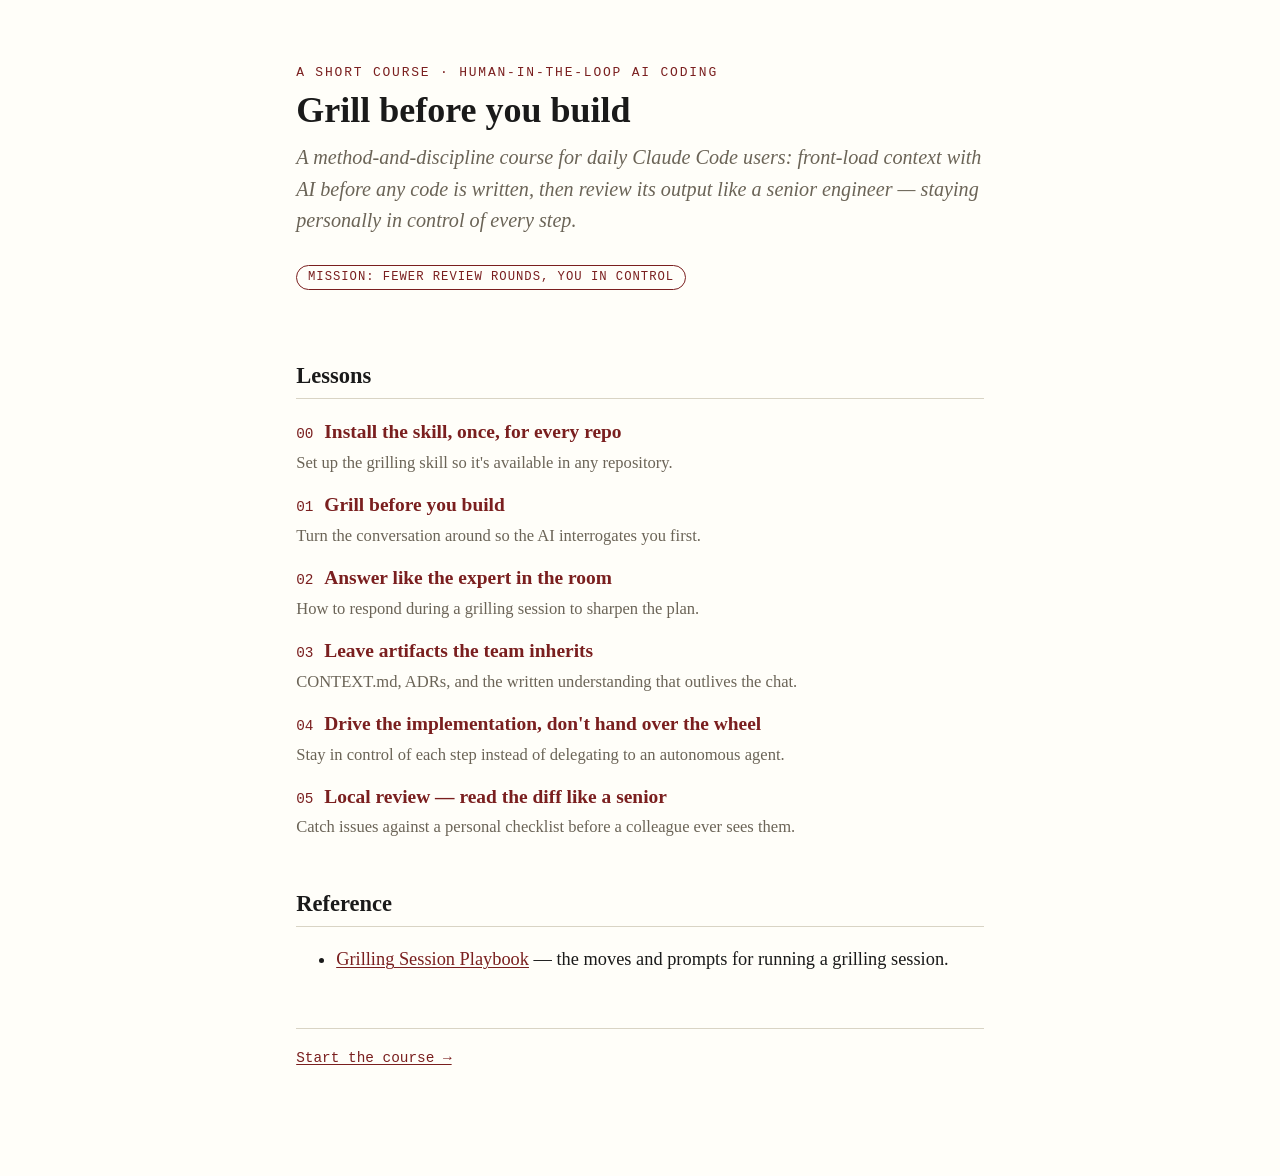
<file: index.html>
<!doctype html>
<html lang="en">
<head>
<meta charset="utf-8">
<meta name="viewport" content="width=device-width, initial-scale=1">
<title>Deliberate, human-in-the-loop AI coding</title>
<link rel="stylesheet" href="assets/lesson.css">
<style>
  ol.toc { list-style: none; padding-left: 0; }
  ol.toc li { margin: .8rem 0; }
  ol.toc .num {
    font-family: "SF Mono", ui-monospace, Menlo, monospace;
    font-size: .8rem; color: var(--accent); margin-right: .6rem;
  }
  ol.toc a { font-size: 1.08rem; font-weight: 600; text-decoration: none; }
  ol.toc a:hover { text-decoration: underline; }
  ol.toc .desc { display: block; color: var(--muted); font-size: .92rem; margin-top: .15rem; }
</style>
</head>
<body>

<p class="kicker">A short course · Human-in-the-loop AI coding</p>
<h1>Grill before you build</h1>
<p class="lede">A method-and-discipline course for daily Claude Code users: front-load
context with AI <em>before</em> any code is written, then review its output like a
senior engineer — staying personally in control of every step.</p>

<span class="mission-tag">Mission: fewer review rounds, you in control</span>

<h2>Lessons</h2>
<ol class="toc">
  <li>
    <span class="num">00</span><a href="lessons/0000-install-the-skill.html">Install the skill, once, for every repo</a>
    <span class="desc">Set up the grilling skill so it's available in any repository.</span>
  </li>
  <li>
    <span class="num">01</span><a href="lessons/0001-grill-before-you-build.html">Grill before you build</a>
    <span class="desc">Turn the conversation around so the AI interrogates you first.</span>
  </li>
  <li>
    <span class="num">02</span><a href="lessons/0002-answer-like-the-expert.html">Answer like the expert in the room</a>
    <span class="desc">How to respond during a grilling session to sharpen the plan.</span>
  </li>
  <li>
    <span class="num">03</span><a href="lessons/0003-artifacts-the-team-inherits.html">Leave artifacts the team inherits</a>
    <span class="desc">CONTEXT.md, ADRs, and the written understanding that outlives the chat.</span>
  </li>
  <li>
    <span class="num">04</span><a href="lessons/0004-drive-the-implementation.html">Drive the implementation, don't hand over the wheel</a>
    <span class="desc">Stay in control of each step instead of delegating to an autonomous agent.</span>
  </li>
  <li>
    <span class="num">05</span><a href="lessons/0005-local-review-the-diff.html">Local review — read the diff like a senior</a>
    <span class="desc">Catch issues against a personal checklist before a colleague ever sees them.</span>
  </li>
</ol>

<h2>Reference</h2>
<ul>
  <li><a href="reference/grilling-session-playbook.html">Grilling Session Playbook</a> — the
  moves and prompts for running a grilling session.</li>
</ul>

<footer>
  <div class="nav">
    <a href="lessons/0000-install-the-skill.html">Start the course →</a>
  </div>
</footer>

</body>
</html>
</file>
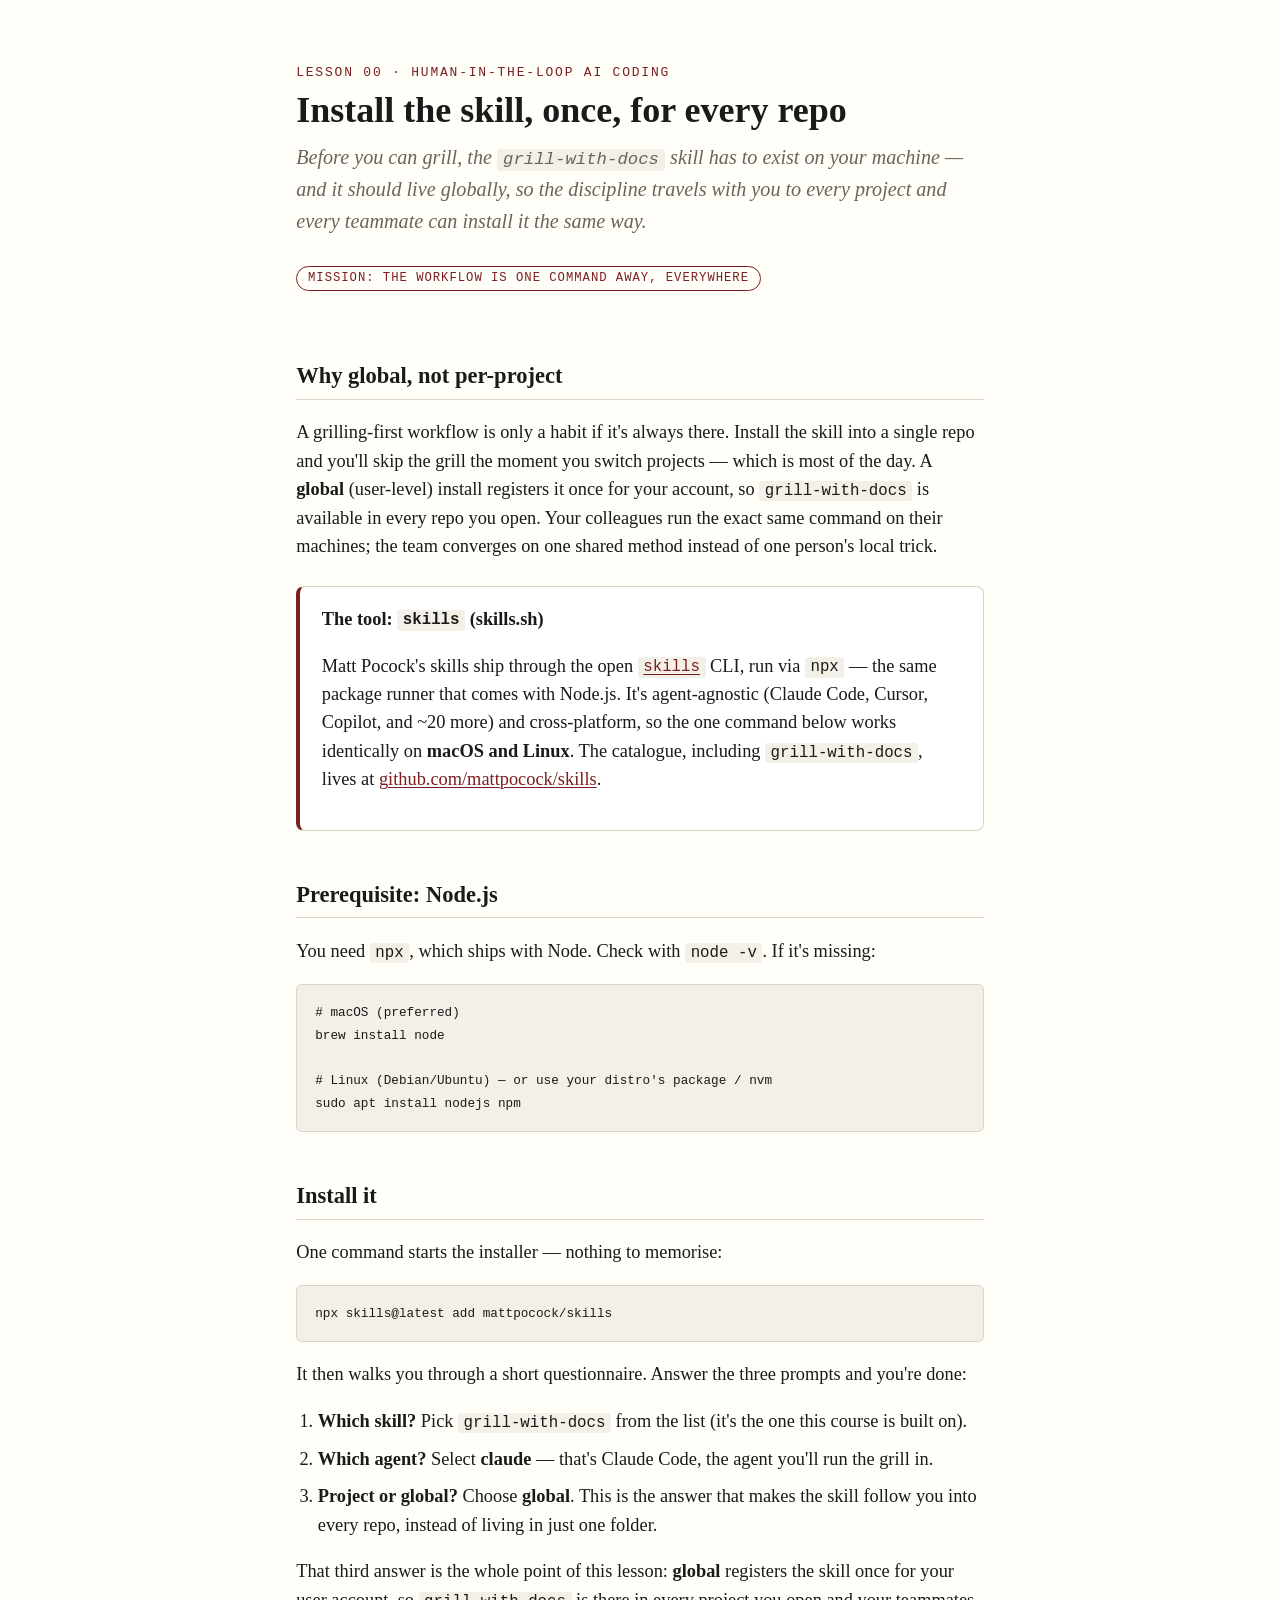
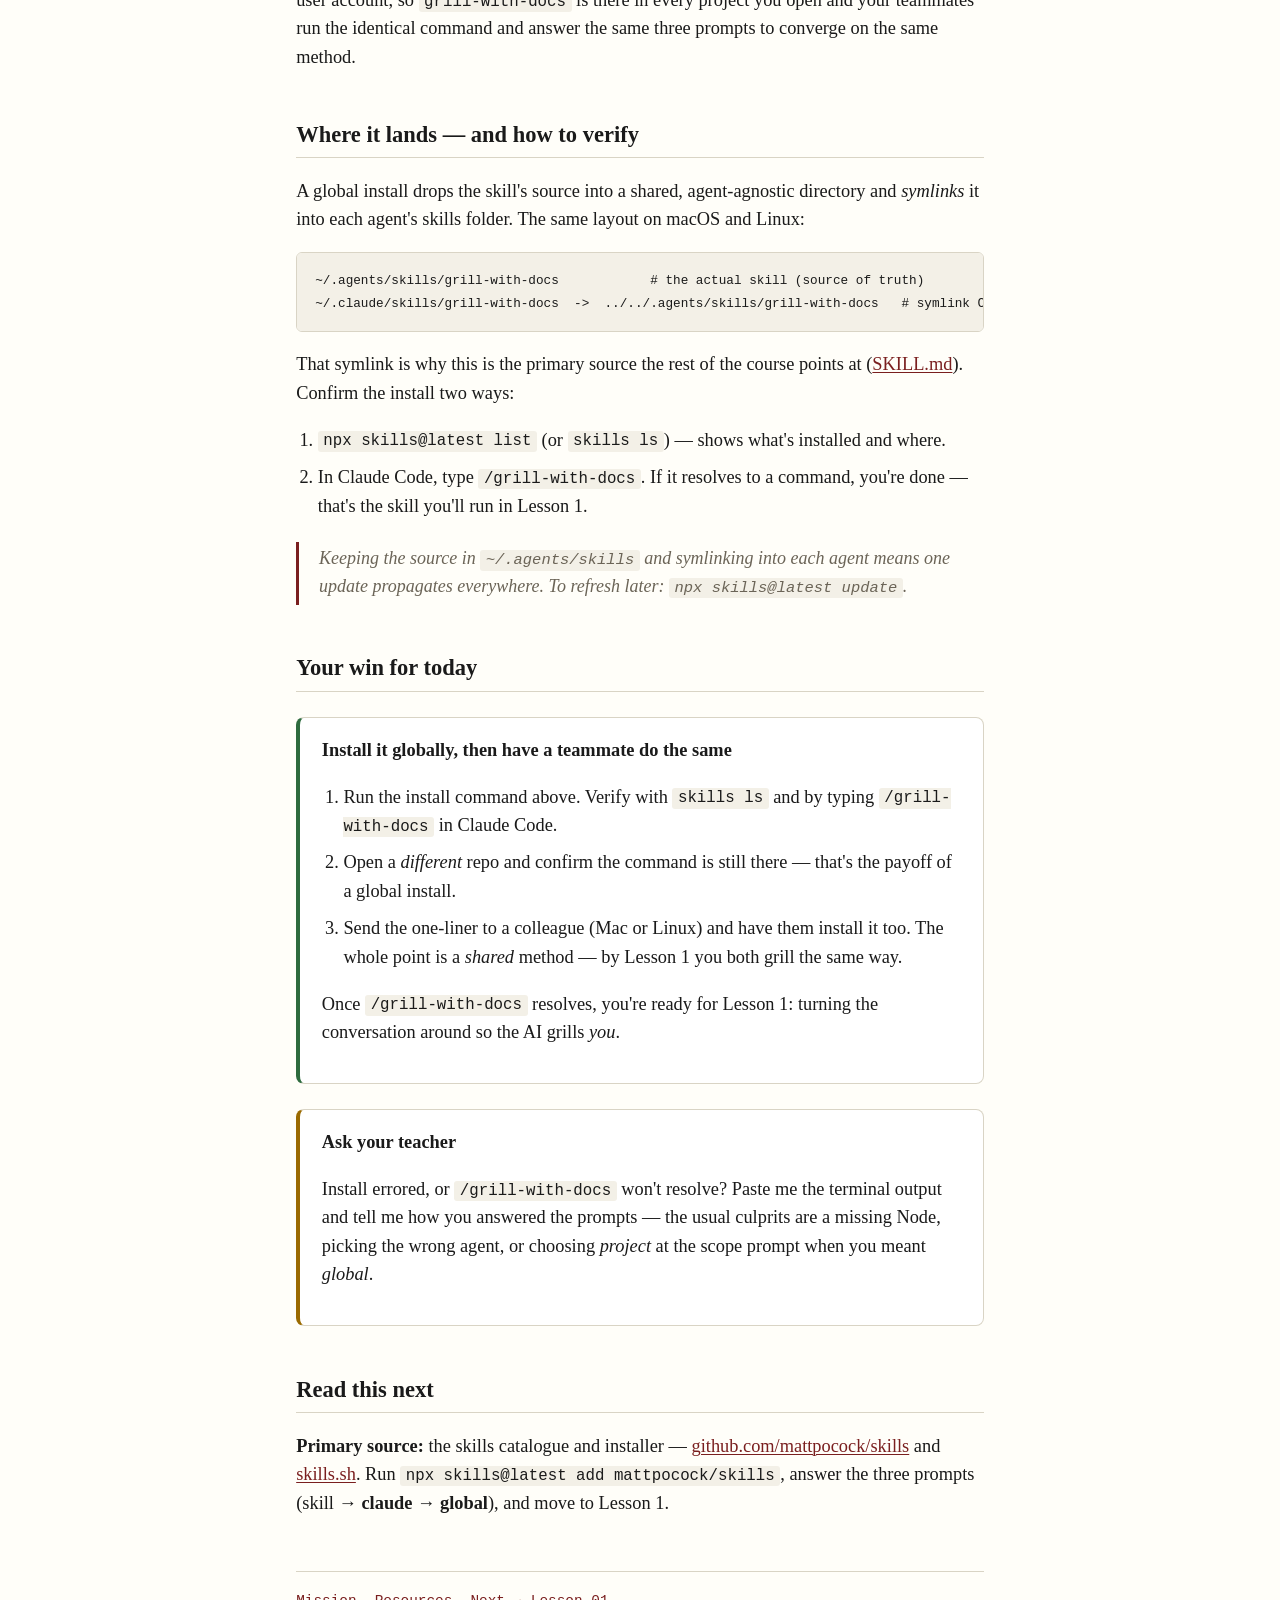
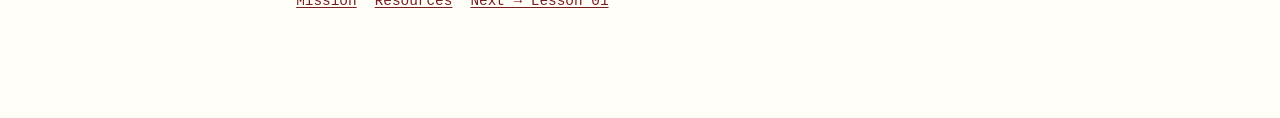
<file: lessons/0000-install-the-skill.html>
<!doctype html>
<html lang="en">
<head>
<meta charset="utf-8">
<meta name="viewport" content="width=device-width, initial-scale=1">
<title>Lesson 0 · Install the skill, once, for every repo</title>
<link rel="stylesheet" href="../assets/lesson.css">
</head>
<body>

<p class="kicker">Lesson 00 · Human-in-the-loop AI coding</p>
<h1>Install the skill, once, for every repo</h1>
<p class="lede">Before you can grill, the <code>grill-with-docs</code> skill has to exist on your
machine — and it should live <em>globally</em>, so the discipline travels with you to every project
and every teammate can install it the same way.</p>

<span class="mission-tag">Mission: the workflow is one command away, everywhere</span>

<h2>Why global, not per-project</h2>
<p>A grilling-first workflow is only a habit if it's always there. Install the skill into a single
repo and you'll skip the grill the moment you switch projects — which is most of the day. A
<strong>global</strong> (user-level) install registers it once for your account, so
<code>grill-with-docs</code> is available in every repo you open. Your colleagues run the exact same
command on their machines; the team converges on one shared method instead of one person's local
trick.</p>

<div class="box why">
<h3>The tool: <code>skills</code> (skills.sh)</h3>
<p>Matt Pocock's skills ship through the open <a href="https://skills.sh"><code>skills</code></a>
CLI, run via <code>npx</code> — the same package runner that comes with Node.js. It's agent-agnostic
(Claude Code, Cursor, Copilot, and ~20 more) and cross-platform, so the one command below works
identically on <strong>macOS and Linux</strong>. The catalogue, including <code>grill-with-docs</code>,
lives at <a href="https://github.com/mattpocock/skills">github.com/mattpocock/skills</a>.</p>
</div>

<h2>Prerequisite: Node.js</h2>
<p>You need <code>npx</code>, which ships with Node. Check with <code>node -v</code>. If it's missing:</p>
<pre><code># macOS (preferred)
brew install node

# Linux (Debian/Ubuntu) — or use your distro's package / nvm
sudo apt install nodejs npm</code></pre>

<h2>Install it</h2>
<p>One command starts the installer — nothing to memorise:</p>
<pre><code>npx skills@latest add mattpocock/skills</code></pre>

<p>It then walks you through a short questionnaire. Answer the three prompts and you're done:</p>

<ol class="steps">
<li><strong>Which skill?</strong> Pick <code>grill-with-docs</code> from the list (it's the one this
course is built on).</li>
<li><strong>Which agent?</strong> Select <strong>claude</strong> — that's Claude Code, the agent you'll
run the grill in.</li>
<li><strong>Project or global?</strong> Choose <strong>global</strong>. This is the answer that makes
the skill follow you into every repo, instead of living in just one folder.</li>
</ol>

<p>That third answer is the whole point of this lesson: <strong>global</strong> registers the skill
once for your user account, so <code>grill-with-docs</code> is there in every project you open and your
teammates run the identical command and answer the same three prompts to converge on the same method.</p>

<h2>Where it lands — and how to verify</h2>
<p>A global install drops the skill's source into a shared, agent-agnostic directory and
<em>symlinks</em> it into each agent's skills folder. The same layout on macOS and Linux:</p>

<pre><code>~/.agents/skills/grill-with-docs            # the actual skill (source of truth)
~/.claude/skills/grill-with-docs  ->  ../../.agents/skills/grill-with-docs   # symlink Claude Code reads</code></pre>

<p>That symlink is why this is the primary source the rest of the course points at
(<a href="file:///Users/forli/.agents/skills/grill-with-docs/SKILL.md">SKILL.md</a>). Confirm the
install two ways:</p>

<ol class="steps">
<li><code>npx skills@latest list</code> (or <code>skills ls</code>) — shows what's installed and where.</li>
<li>In Claude Code, type <code>/grill-with-docs</code>. If it resolves to a command, you're done —
that's the skill you'll run in Lesson 1.</li>
</ol>

<blockquote>Keeping the source in <code>~/.agents/skills</code> and symlinking into each agent means one
update propagates everywhere. To refresh later: <code>npx skills@latest update</code>.</blockquote>

<h2>Your win for today</h2>
<div class="box win">
<h3>Install it globally, then have a teammate do the same</h3>
<ol class="steps">
<li>Run the install command above. Verify with <code>skills ls</code> and by typing
<code>/grill-with-docs</code> in Claude Code.</li>
<li>Open a <em>different</em> repo and confirm the command is still there — that's the payoff of a
global install.</li>
<li>Send the one-liner to a colleague (Mac or Linux) and have them install it too. The whole point is
a <em>shared</em> method — by Lesson 1 you both grill the same way.</li>
</ol>
<p>Once <code>/grill-with-docs</code> resolves, you're ready for Lesson 1: turning the conversation
around so the AI grills <em>you</em>.</p>
</div>

<div class="box warn">
<h3>Ask your teacher</h3>
<p>Install errored, or <code>/grill-with-docs</code> won't resolve? Paste me the terminal output and
tell me how you answered the prompts — the usual culprits are a missing Node, picking the wrong agent,
or choosing <em>project</em> at the scope prompt when you meant <em>global</em>.</p>
</div>

<h2>Read this next</h2>
<p><strong>Primary source:</strong> the skills catalogue and installer —
<a href="https://github.com/mattpocock/skills">github.com/mattpocock/skills</a> and
<a href="https://skills.sh">skills.sh</a>. Run <code>npx skills@latest add mattpocock/skills</code>,
answer the three prompts (skill → <strong>claude</strong> → <strong>global</strong>), and move to
Lesson 1.</p>

<footer>
<div class="nav">
  <a href="../MISSION.md">Mission</a>
  <a href="../RESOURCES.md">Resources</a>
  <a href="0001-grill-before-you-build.html">Next → Lesson 01</a>
</div>
</footer>
</body>
</html>
</file>
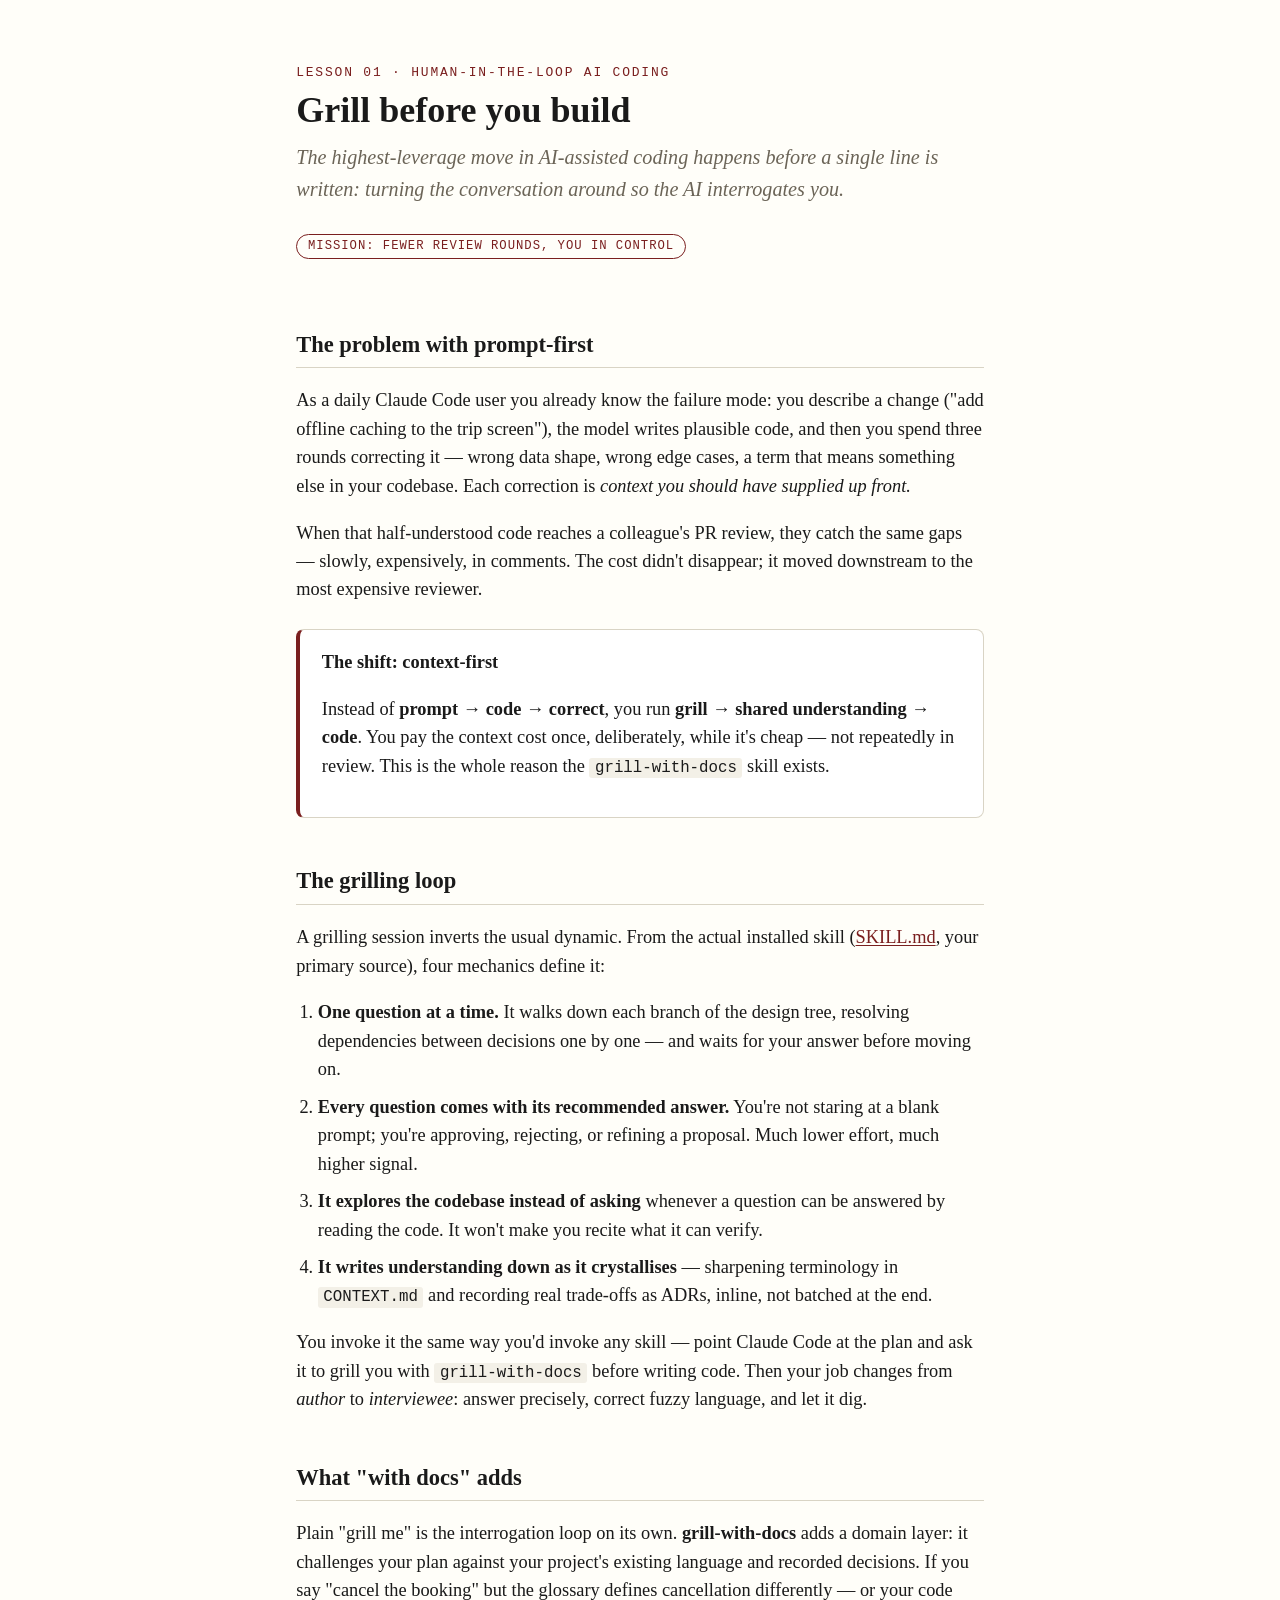
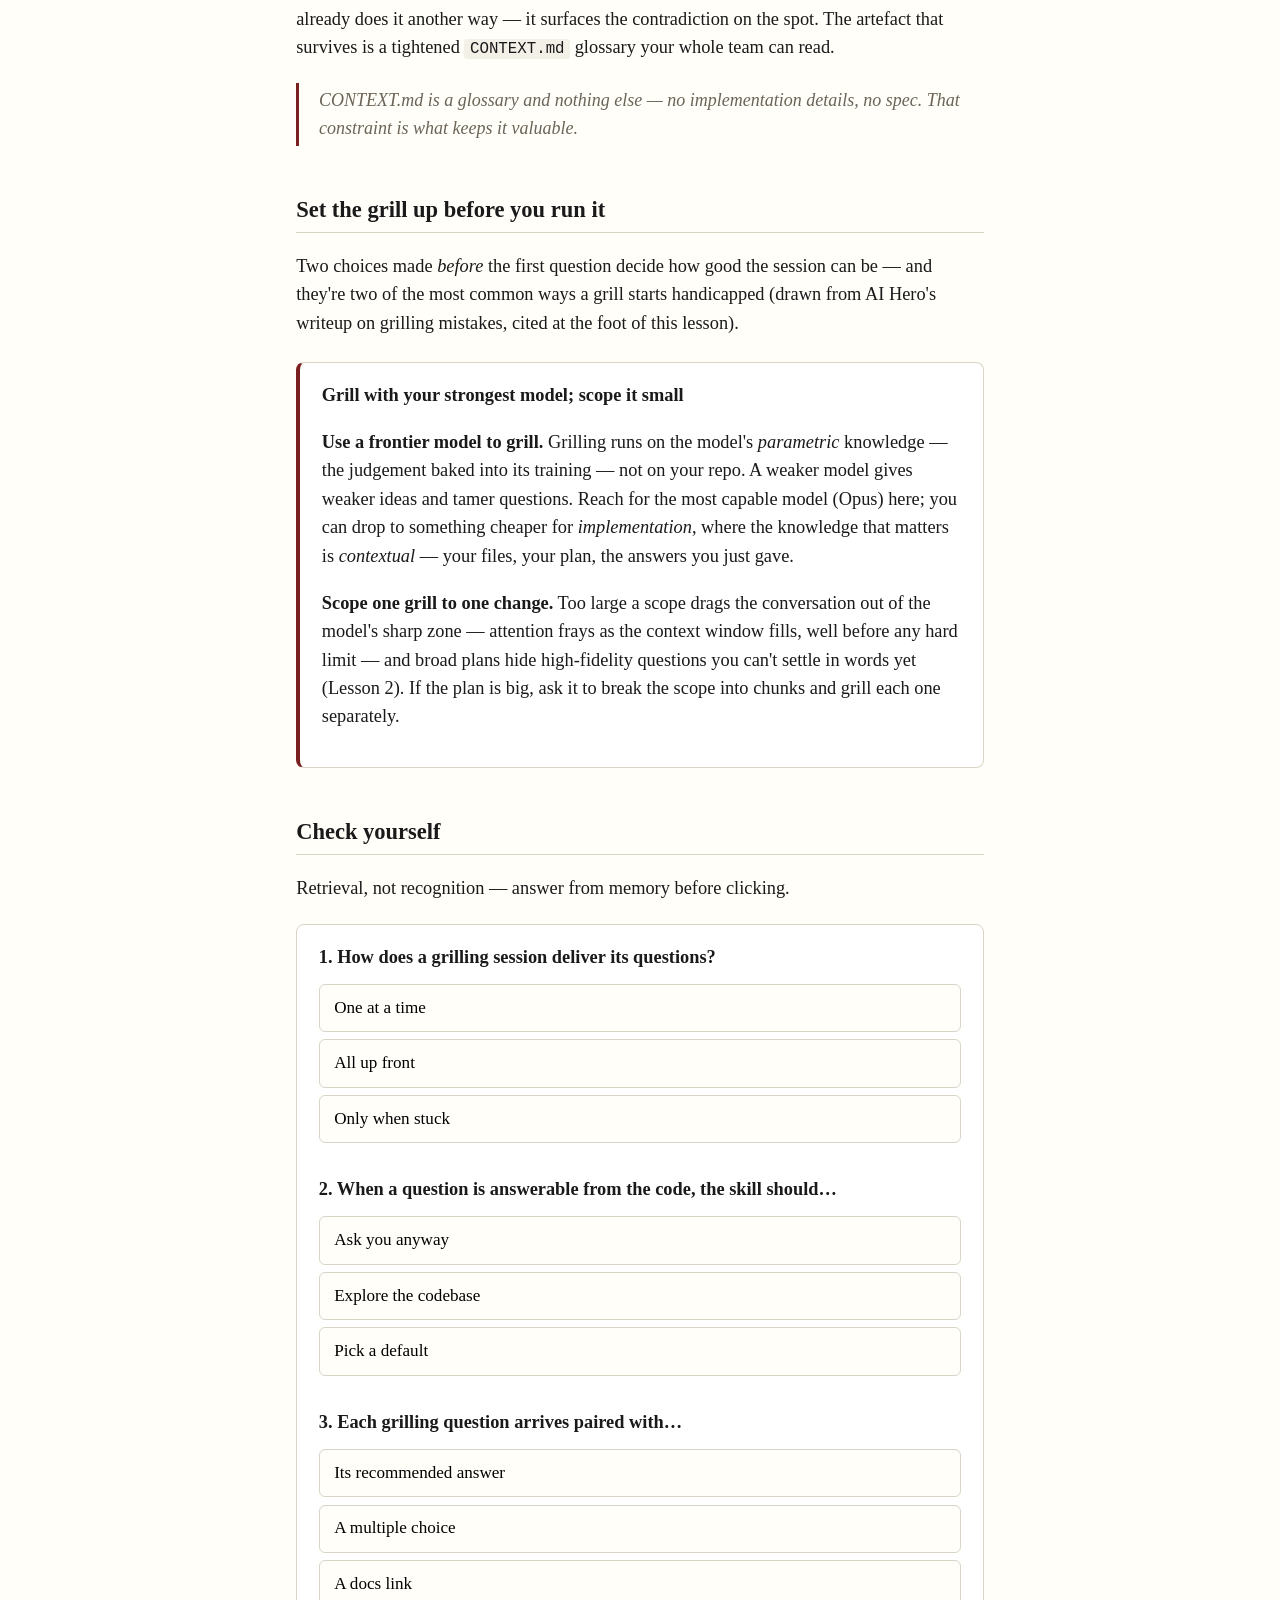
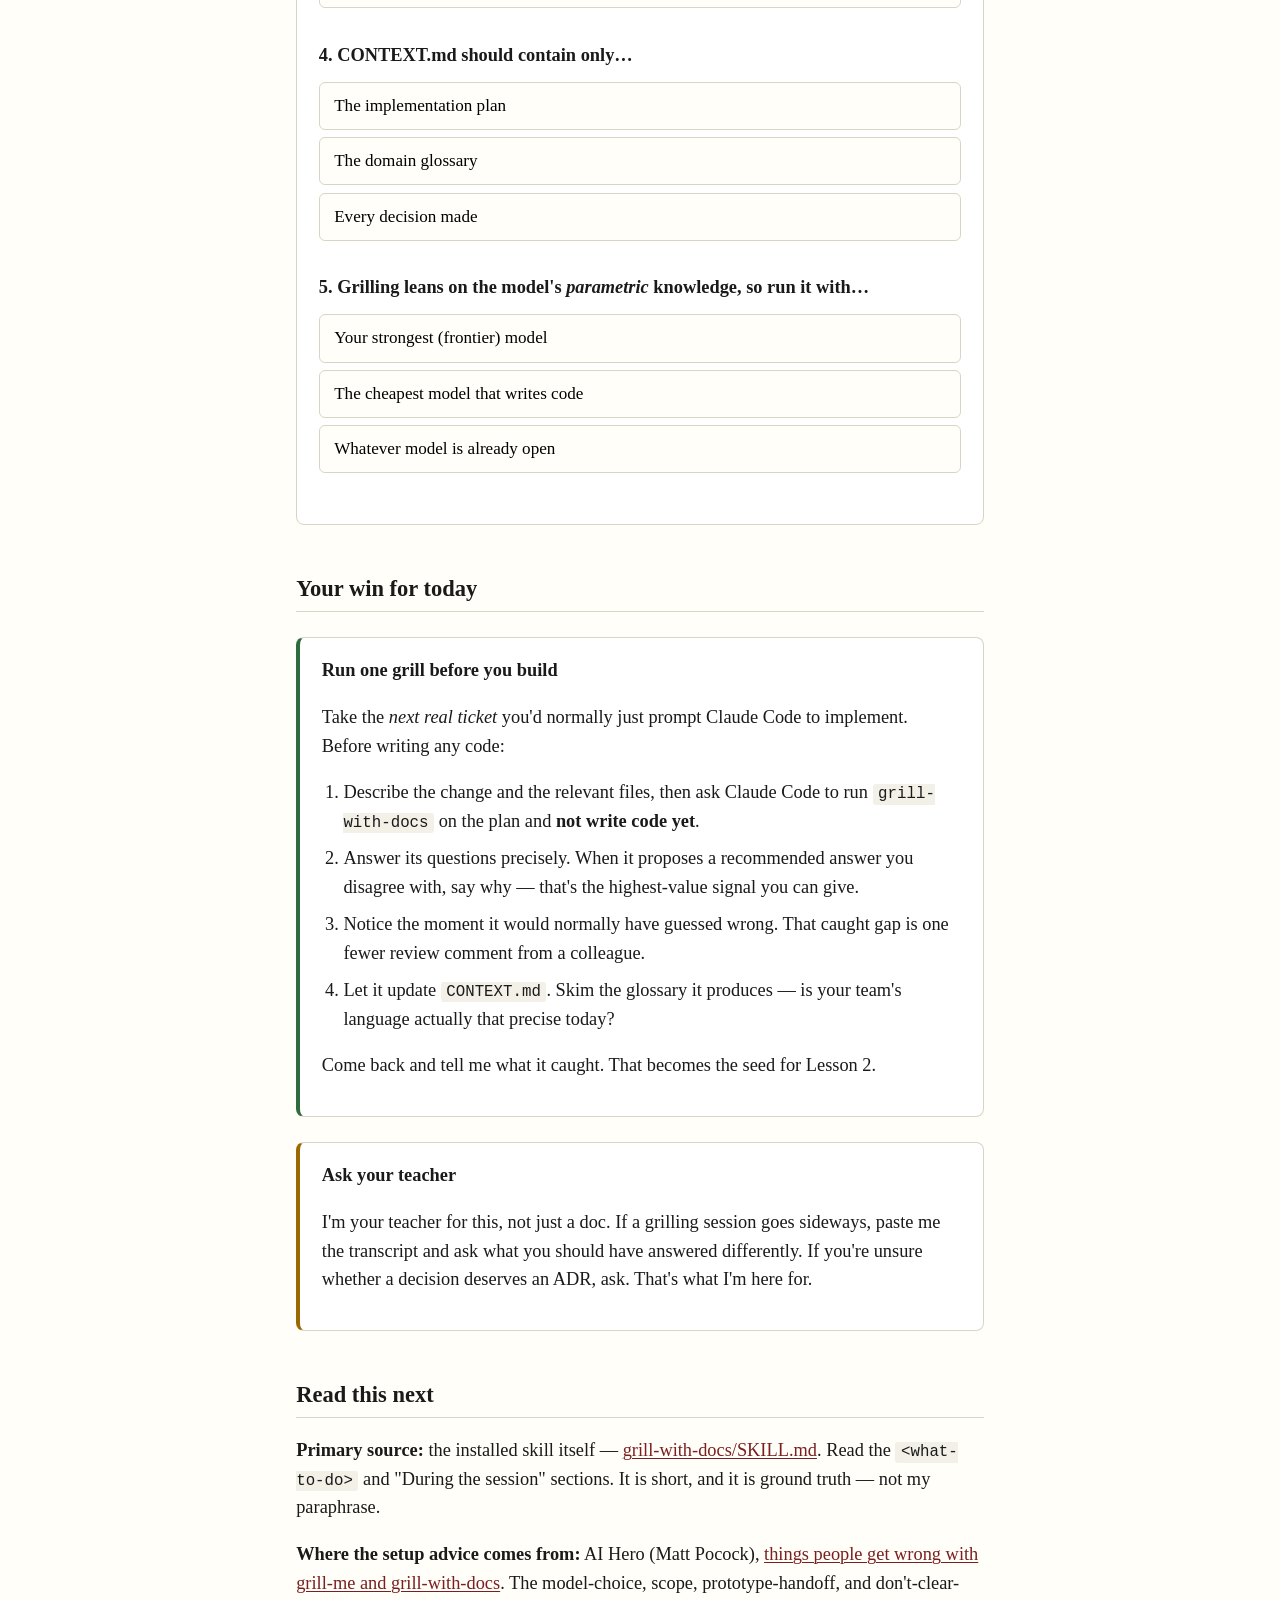
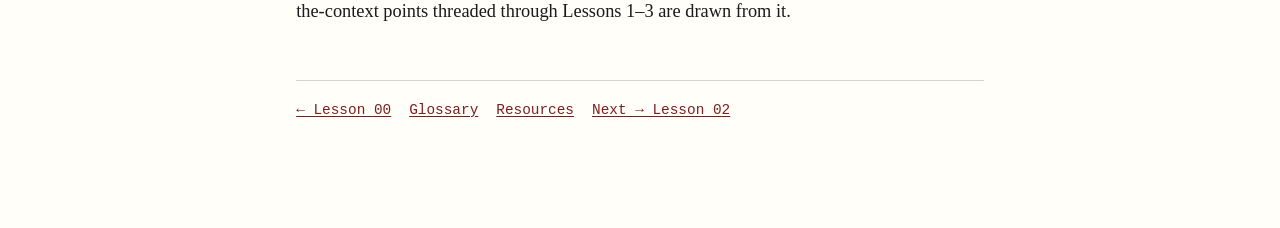
<file: lessons/0001-grill-before-you-build.html>
<!doctype html>
<html lang="en">
<head>
<meta charset="utf-8">
<meta name="viewport" content="width=device-width, initial-scale=1">
<title>Lesson 1 · Grill before you build</title>
<link rel="stylesheet" href="../assets/lesson.css">
</head>
<body>

<p class="kicker">Lesson 01 · Human-in-the-loop AI coding</p>
<h1>Grill before you build</h1>
<p class="lede">The highest-leverage move in AI-assisted coding happens before a single
line is written: turning the conversation around so the AI interrogates <em>you</em>.</p>

<span class="mission-tag">Mission: fewer review rounds, you in control</span>

<h2>The problem with prompt-first</h2>
<p>As a daily Claude Code user you already know the failure mode: you describe a change
("add offline caching to the trip screen"), the model writes plausible code, and then you
spend three rounds correcting it — wrong data shape, wrong edge cases, a term that means
something else in your codebase. Each correction is <em>context you should have supplied up front.</em></p>

<p>When that half-understood code reaches a colleague's PR review, they catch the same gaps —
slowly, expensively, in comments. The cost didn't disappear; it moved downstream to the most
expensive reviewer.</p>

<div class="box why">
<h3>The shift: context-first</h3>
<p>Instead of <strong>prompt → code → correct</strong>, you run <strong>grill → shared
understanding → code</strong>. You pay the context cost once, deliberately, while it's cheap —
not repeatedly in review. This is the whole reason the <code>grill-with-docs</code> skill exists.</p>
</div>

<h2>The grilling loop</h2>
<p>A grilling session inverts the usual dynamic. From the actual installed skill
(<a href="file:///Users/forli/.agents/skills/grill-with-docs/SKILL.md">SKILL.md</a>, your
primary source), four mechanics define it:</p>

<ol class="steps">
<li><strong>One question at a time.</strong> It walks down each branch of the design tree,
resolving dependencies between decisions one by one — and waits for your answer before moving on.</li>
<li><strong>Every question comes with its recommended answer.</strong> You're not staring at a
blank prompt; you're approving, rejecting, or refining a proposal. Much lower effort, much higher signal.</li>
<li><strong>It explores the codebase instead of asking</strong> whenever a question can be
answered by reading the code. It won't make you recite what it can verify.</li>
<li><strong>It writes understanding down as it crystallises</strong> — sharpening terminology
in <code>CONTEXT.md</code> and recording real trade-offs as ADRs, inline, not batched at the end.</li>
</ol>

<p>You invoke it the same way you'd invoke any skill — point Claude Code at the plan and ask it
to grill you with <code>grill-with-docs</code> before writing code. Then your job changes from
<em>author</em> to <em>interviewee</em>: answer precisely, correct fuzzy language, and let it dig.</p>

<h2>What "with docs" adds</h2>
<p>Plain "grill me" is the interrogation loop on its own. <strong>grill-with-docs</strong> adds a
domain layer: it challenges your plan against your project's existing language and recorded
decisions. If you say "cancel the booking" but the glossary defines cancellation differently — or
your code already does it another way — it surfaces the contradiction on the spot. The artefact
that survives is a tightened <code>CONTEXT.md</code> glossary your whole team can read.</p>

<blockquote>CONTEXT.md is a glossary and nothing else — no implementation details, no spec.
That constraint is what keeps it valuable.</blockquote>

<h2>Set the grill up before you run it</h2>
<p>Two choices made <em>before</em> the first question decide how good the session can be — and they're
two of the most common ways a grill starts handicapped (drawn from AI Hero's writeup on grilling
mistakes, cited at the foot of this lesson).</p>

<div class="box why">
<h3>Grill with your strongest model; scope it small</h3>
<p><strong>Use a frontier model to grill.</strong> Grilling runs on the model's <em>parametric</em>
knowledge — the judgement baked into its training — not on your repo. A weaker model gives weaker ideas
and tamer questions. Reach for the most capable model (Opus) here; you can drop to something cheaper for
<em>implementation</em>, where the knowledge that matters is <em>contextual</em> — your files, your plan,
the answers you just gave.</p>
<p><strong>Scope one grill to one change.</strong> Too large a scope drags the conversation out of the
model's sharp zone — attention frays as the context window fills, well before any hard limit — and broad
plans hide high-fidelity questions you can't settle in words yet (Lesson 2). If the plan is big, ask it to
break the scope into chunks and grill each one separately.</p>
</div>

<h2>Check yourself</h2>
<p>Retrieval, not recognition — answer from memory before clicking.</p>

<div class="quiz" id="quiz">
  <div data-q>
    <p class="q">1. How does a grilling session deliver its questions?</p>
    <button data-correct>One at a time</button>
    <button>All up front</button>
    <button>Only when stuck</button>
    <p class="feedback"></p>
  </div>
  <div data-q>
    <p class="q">2. When a question is answerable from the code, the skill should…</p>
    <button>Ask you anyway</button>
    <button data-correct>Explore the codebase</button>
    <button>Pick a default</button>
    <p class="feedback"></p>
  </div>
  <div data-q>
    <p class="q">3. Each grilling question arrives paired with…</p>
    <button data-correct>Its recommended answer</button>
    <button>A multiple choice</button>
    <button>A docs link</button>
    <p class="feedback"></p>
  </div>
  <div data-q>
    <p class="q">4. CONTEXT.md should contain only…</p>
    <button>The implementation plan</button>
    <button data-correct>The domain glossary</button>
    <button>Every decision made</button>
    <p class="feedback"></p>
  </div>
  <div data-q>
    <p class="q">5. Grilling leans on the model's <em>parametric</em> knowledge, so run it with…</p>
    <button data-correct>Your strongest (frontier) model</button>
    <button>The cheapest model that writes code</button>
    <button>Whatever model is already open</button>
    <p class="feedback"></p>
  </div>
</div>

<h2>Your win for today</h2>
<div class="box win">
<h3>Run one grill before you build</h3>
<p>Take the <em>next real ticket</em> you'd normally just prompt Claude Code to implement.
Before writing any code:</p>
<ol class="steps">
<li>Describe the change and the relevant files, then ask Claude Code to run
<code>grill-with-docs</code> on the plan and <strong>not write code yet</strong>.</li>
<li>Answer its questions precisely. When it proposes a recommended answer you disagree with,
say why — that's the highest-value signal you can give.</li>
<li>Notice the moment it would normally have guessed wrong. That caught gap is one fewer
review comment from a colleague.</li>
<li>Let it update <code>CONTEXT.md</code>. Skim the glossary it produces — is your team's
language actually that precise today?</li>
</ol>
<p>Come back and tell me what it caught. That becomes the seed for Lesson 2.</p>
</div>

<div class="box warn">
<h3>Ask your teacher</h3>
<p>I'm your teacher for this, not just a doc. If a grilling session goes sideways, paste me the
transcript and ask what you should have answered differently. If you're unsure whether a decision
deserves an ADR, ask. That's what I'm here for.</p>
</div>

<h2>Read this next</h2>
<p><strong>Primary source:</strong> the installed skill itself —
<a href="file:///Users/forli/.agents/skills/grill-with-docs/SKILL.md">grill-with-docs/SKILL.md</a>.
Read the <code>&lt;what-to-do&gt;</code> and "During the session" sections. It is short, and it is
ground truth — not my paraphrase.</p>

<p><strong>Where the setup advice comes from:</strong> AI Hero (Matt Pocock),
<a href="https://www.aihero.dev/things-people-get-wrong-with-grill-me-and-grill-with-docs">things people
get wrong with grill-me and grill-with-docs</a>. The model-choice, scope, prototype-handoff, and
don't-clear-the-context points threaded through Lessons 1–3 are drawn from it.</p>

<footer>
<div class="nav">
  <a href="0000-install-the-skill.html">← Lesson 00</a>
  <a href="../GLOSSARY.md">Glossary</a>
  <a href="../RESOURCES.md">Resources</a>
  <a href="0002-answer-like-the-expert.html">Next → Lesson 02</a>
</div>
</footer>

<script>
document.querySelectorAll('#quiz [data-q]').forEach(function (q) {
  var fb = q.querySelector('.feedback');
  q.querySelectorAll('button').forEach(function (b) {
    b.addEventListener('click', function () {
      q.querySelectorAll('button').forEach(function (x){ x.disabled = true; });
      if (b.hasAttribute('data-correct')) {
        b.classList.add('correct'); fb.textContent = 'Correct.';
      } else {
        b.classList.add('wrong');
        var c = q.querySelector('[data-correct]'); c.classList.add('correct');
        fb.textContent = 'Not quite — the highlighted answer is right.';
      }
    });
  });
});
</script>
</body>
</html>
</file>
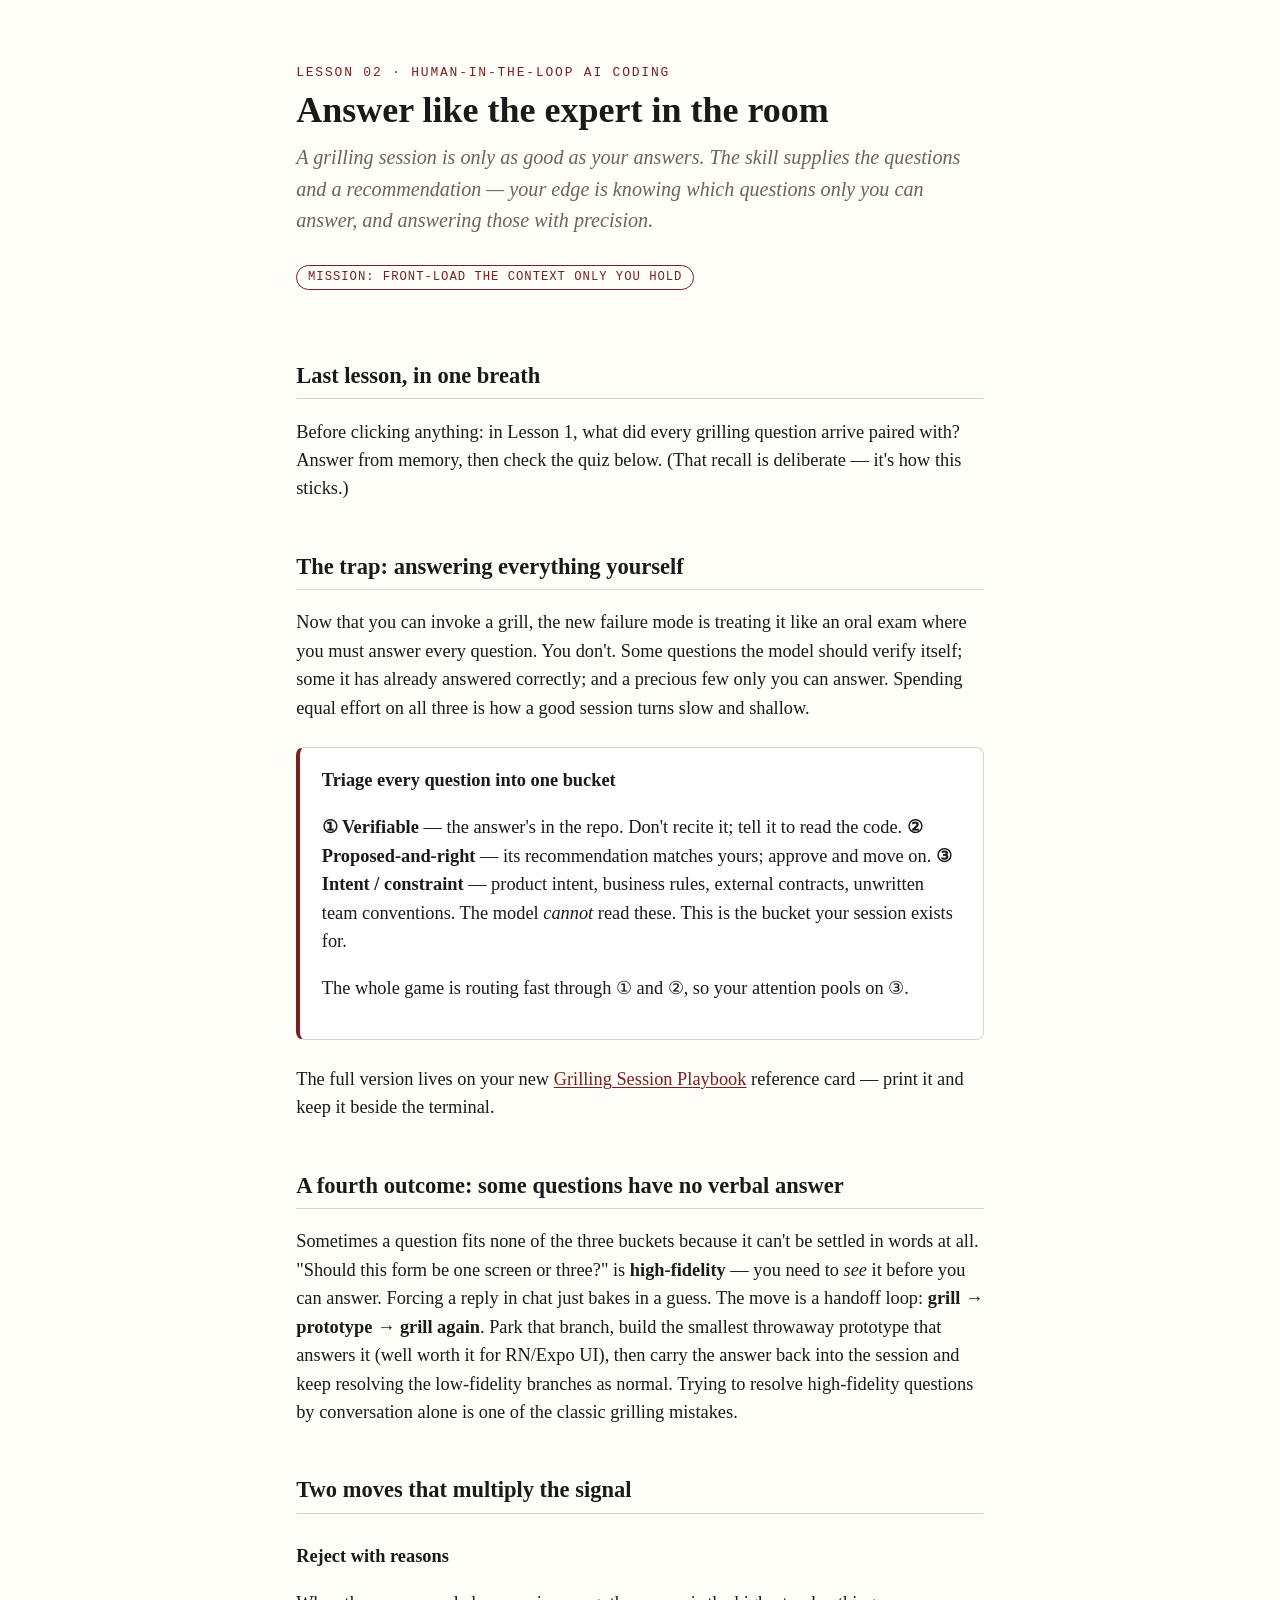
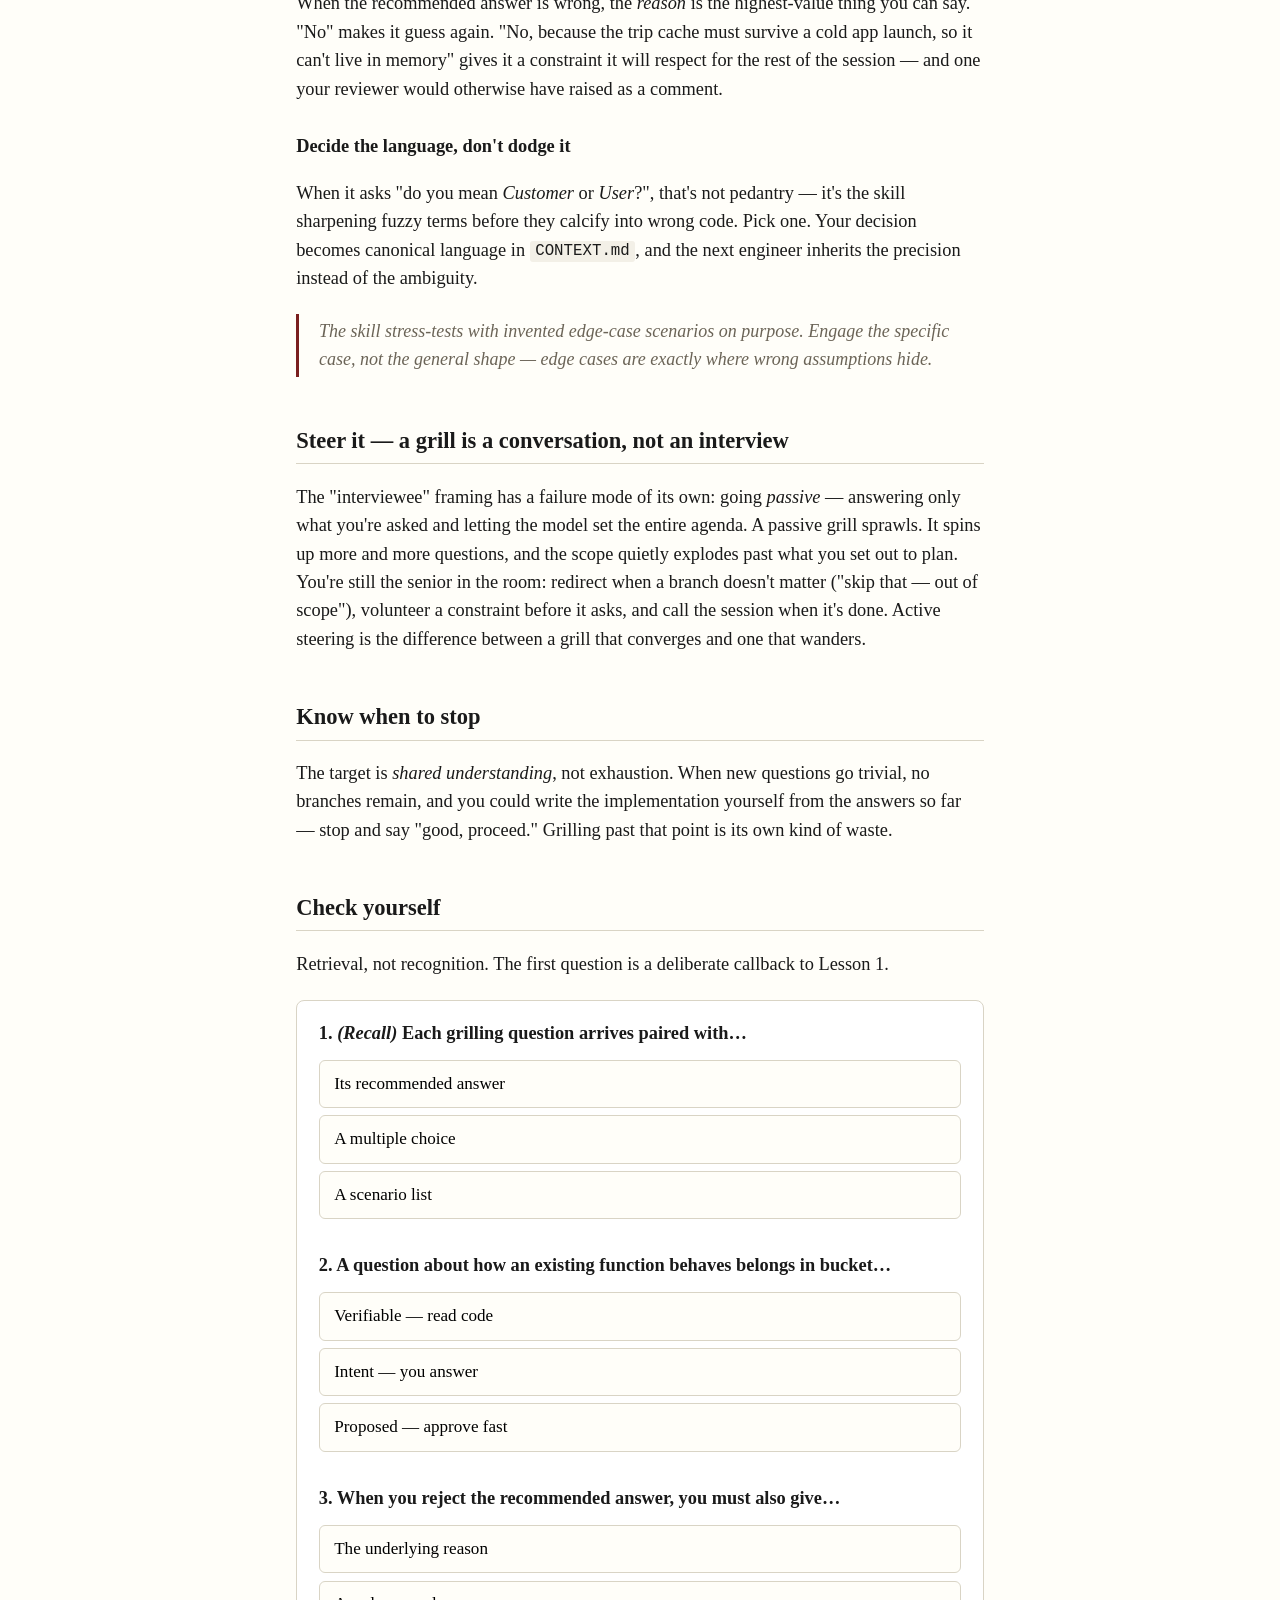
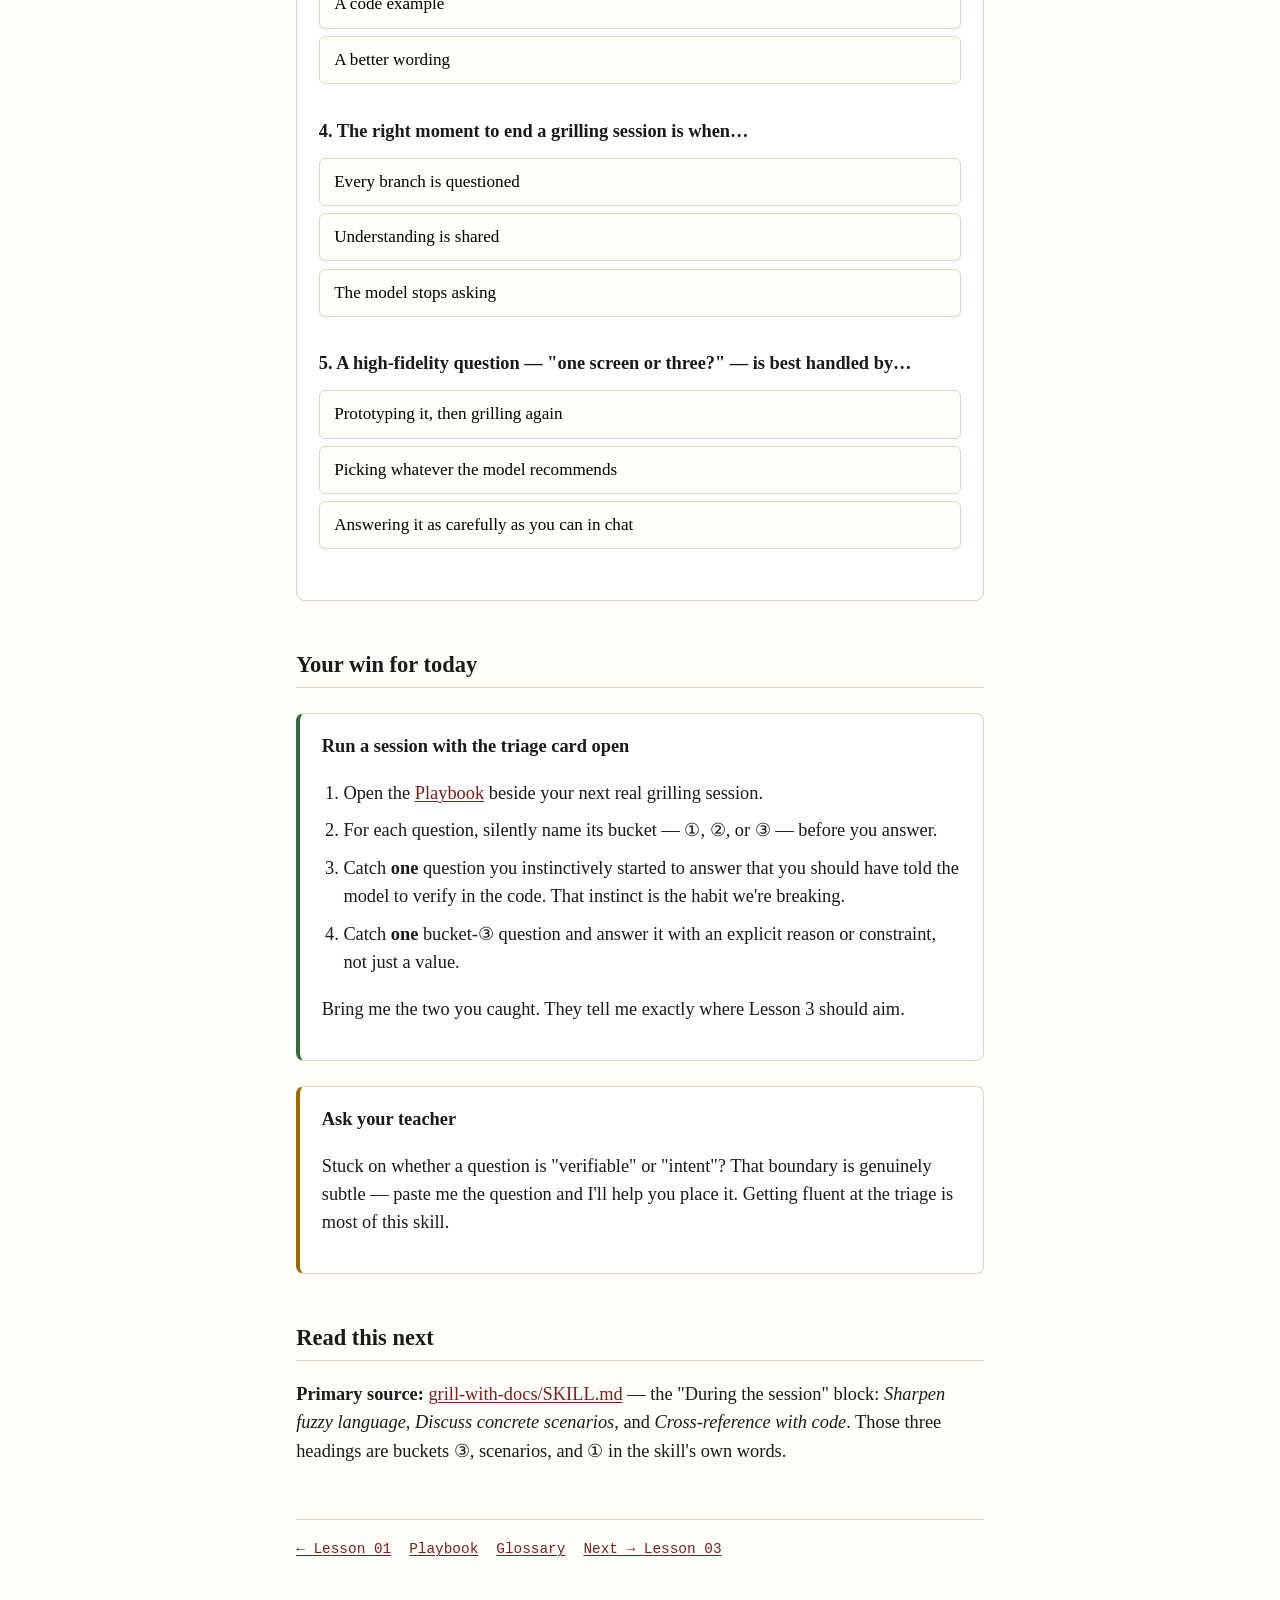
<file: lessons/0002-answer-like-the-expert.html>
<!doctype html>
<html lang="en">
<head>
<meta charset="utf-8">
<meta name="viewport" content="width=device-width, initial-scale=1">
<title>Lesson 2 · Answer like the expert in the room</title>
<link rel="stylesheet" href="../assets/lesson.css">
</head>
<body>

<p class="kicker">Lesson 02 · Human-in-the-loop AI coding</p>
<h1>Answer like the expert in the room</h1>
<p class="lede">A grilling session is only as good as your answers. The skill supplies the
questions and a recommendation — your edge is knowing which questions only <em>you</em> can
answer, and answering those with precision.</p>

<span class="mission-tag">Mission: front-load the context only you hold</span>

<h2>Last lesson, in one breath</h2>
<p>Before clicking anything: in Lesson 1, what did every grilling question arrive paired with?
Answer from memory, then check the quiz below. (That recall is deliberate — it's how this sticks.)</p>

<h2>The trap: answering everything yourself</h2>
<p>Now that you can invoke a grill, the new failure mode is treating it like an oral exam where
you must answer every question. You don't. Some questions the model should verify itself; some it
has already answered correctly; and a precious few only you can answer. Spending equal effort on
all three is how a good session turns slow and shallow.</p>

<div class="box why">
<h3>Triage every question into one bucket</h3>
<p><strong>① Verifiable</strong> — the answer's in the repo. Don't recite it; tell it to read the
code. <strong>② Proposed-and-right</strong> — its recommendation matches yours; approve and move on.
<strong>③ Intent / constraint</strong> — product intent, business rules, external contracts, unwritten
team conventions. The model <em>cannot</em> read these. This is the bucket your session exists for.</p>
<p>The whole game is routing fast through ① and ②, so your attention pools on ③.</p>
</div>

<p>The full version lives on your new
<a href="../reference/grilling-session-playbook.html">Grilling Session Playbook</a> reference card —
print it and keep it beside the terminal.</p>

<h2>A fourth outcome: some questions have no verbal answer</h2>
<p>Sometimes a question fits none of the three buckets because it can't be settled in words at all.
"Should this form be one screen or three?" is <strong>high-fidelity</strong> — you need to <em>see</em>
it before you can answer. Forcing a reply in chat just bakes in a guess. The move is a handoff loop:
<strong>grill → prototype → grill again</strong>. Park that branch, build the smallest throwaway
prototype that answers it (well worth it for RN/Expo UI), then carry the answer back into the session
and keep resolving the low-fidelity branches as normal. Trying to resolve high-fidelity questions by
conversation alone is one of the classic grilling mistakes.</p>

<h2>Two moves that multiply the signal</h2>
<h3>Reject with reasons</h3>
<p>When the recommended answer is wrong, the <em>reason</em> is the highest-value thing you can
say. "No" makes it guess again. "No, because the trip cache must survive a cold app launch, so it
can't live in memory" gives it a constraint it will respect for the rest of the session — and one
your reviewer would otherwise have raised as a comment.</p>

<h3>Decide the language, don't dodge it</h3>
<p>When it asks "do you mean <em>Customer</em> or <em>User</em>?", that's not pedantry — it's the
skill sharpening fuzzy terms before they calcify into wrong code. Pick one. Your decision becomes
canonical language in <code>CONTEXT.md</code>, and the next engineer inherits the precision instead
of the ambiguity.</p>

<blockquote>The skill stress-tests with invented edge-case scenarios on purpose. Engage the
specific case, not the general shape — edge cases are exactly where wrong assumptions hide.</blockquote>

<h2>Steer it — a grill is a conversation, not an interview</h2>
<p>The "interviewee" framing has a failure mode of its own: going <em>passive</em> — answering only what
you're asked and letting the model set the entire agenda. A passive grill sprawls. It spins up more and
more questions, and the scope quietly explodes past what you set out to plan. You're still the senior in
the room: redirect when a branch doesn't matter ("skip that — out of scope"), volunteer a constraint
before it asks, and call the session when it's done. Active steering is the difference between a grill
that converges and one that wanders.</p>

<h2>Know when to stop</h2>
<p>The target is <em>shared understanding</em>, not exhaustion. When new questions go trivial, no
branches remain, and you could write the implementation yourself from the answers so far — stop and
say "good, proceed." Grilling past that point is its own kind of waste.</p>

<h2>Check yourself</h2>
<p>Retrieval, not recognition. The first question is a deliberate callback to Lesson 1.</p>

<div class="quiz" id="quiz">
  <div data-q>
    <p class="q">1. <em>(Recall)</em> Each grilling question arrives paired with…</p>
    <button data-correct>Its recommended answer</button>
    <button>A multiple choice</button>
    <button>A scenario list</button>
    <p class="feedback"></p>
  </div>
  <div data-q>
    <p class="q">2. A question about how an existing function behaves belongs in bucket…</p>
    <button data-correct>Verifiable — read code</button>
    <button>Intent — you answer</button>
    <button>Proposed — approve fast</button>
    <p class="feedback"></p>
  </div>
  <div data-q>
    <p class="q">3. When you reject the recommended answer, you must also give…</p>
    <button data-correct>The underlying reason</button>
    <button>A code example</button>
    <button>A better wording</button>
    <p class="feedback"></p>
  </div>
  <div data-q>
    <p class="q">4. The right moment to end a grilling session is when…</p>
    <button>Every branch is questioned</button>
    <button data-correct>Understanding is shared</button>
    <button>The model stops asking</button>
    <p class="feedback"></p>
  </div>
  <div data-q>
    <p class="q">5. A high-fidelity question — "one screen or three?" — is best handled by…</p>
    <button data-correct>Prototyping it, then grilling again</button>
    <button>Picking whatever the model recommends</button>
    <button>Answering it as carefully as you can in chat</button>
    <p class="feedback"></p>
  </div>
</div>

<h2>Your win for today</h2>
<div class="box win">
<h3>Run a session with the triage card open</h3>
<ol class="steps">
<li>Open the <a href="../reference/grilling-session-playbook.html">Playbook</a> beside your next
real grilling session.</li>
<li>For each question, silently name its bucket — ①, ②, or ③ — before you answer.</li>
<li>Catch <strong>one</strong> question you instinctively started to answer that you should have
told the model to verify in the code. That instinct is the habit we're breaking.</li>
<li>Catch <strong>one</strong> bucket-③ question and answer it with an explicit reason or
constraint, not just a value.</li>
</ol>
<p>Bring me the two you caught. They tell me exactly where Lesson 3 should aim.</p>
</div>

<div class="box warn">
<h3>Ask your teacher</h3>
<p>Stuck on whether a question is "verifiable" or "intent"? That boundary is genuinely subtle —
paste me the question and I'll help you place it. Getting fluent at the triage is most of this skill.</p>
</div>

<h2>Read this next</h2>
<p><strong>Primary source:</strong>
<a href="file:///Users/forli/.agents/skills/grill-with-docs/SKILL.md">grill-with-docs/SKILL.md</a> —
the "During the session" block: <em>Sharpen fuzzy language</em>, <em>Discuss concrete scenarios</em>,
and <em>Cross-reference with code</em>. Those three headings are buckets ③, scenarios, and ① in the
skill's own words.</p>

<footer>
<div class="nav">
  <a href="0001-grill-before-you-build.html">← Lesson 01</a>
  <a href="../reference/grilling-session-playbook.html">Playbook</a>
  <a href="../GLOSSARY.md">Glossary</a>
  <a href="0003-artifacts-the-team-inherits.html">Next → Lesson 03</a>
</div>
</footer>

<script>
document.querySelectorAll('#quiz [data-q]').forEach(function (q) {
  var fb = q.querySelector('.feedback');
  q.querySelectorAll('button').forEach(function (b) {
    b.addEventListener('click', function () {
      q.querySelectorAll('button').forEach(function (x){ x.disabled = true; });
      if (b.hasAttribute('data-correct')) {
        b.classList.add('correct'); fb.textContent = 'Correct.';
      } else {
        b.classList.add('wrong');
        var c = q.querySelector('[data-correct]'); c.classList.add('correct');
        fb.textContent = 'Not quite — the highlighted answer is right.';
      }
    });
  });
});
</script>
</body>
</html>
</file>
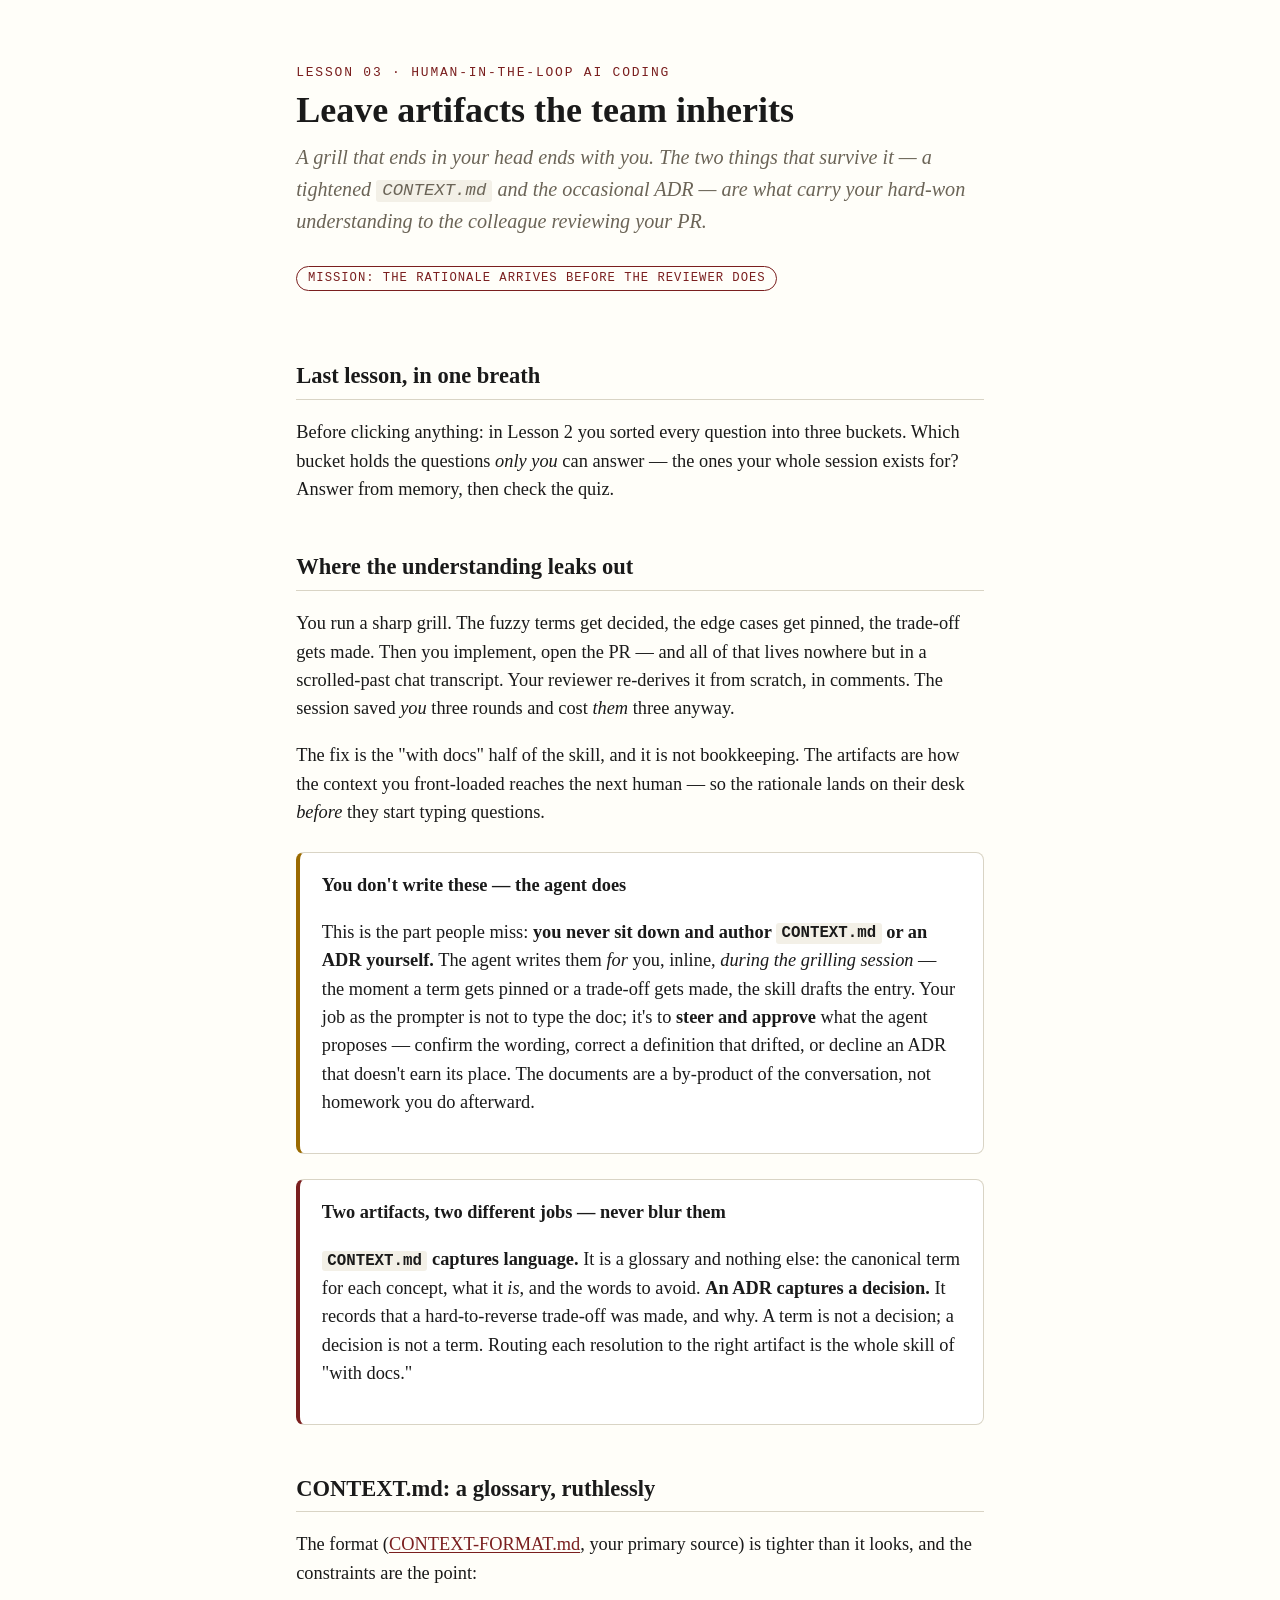
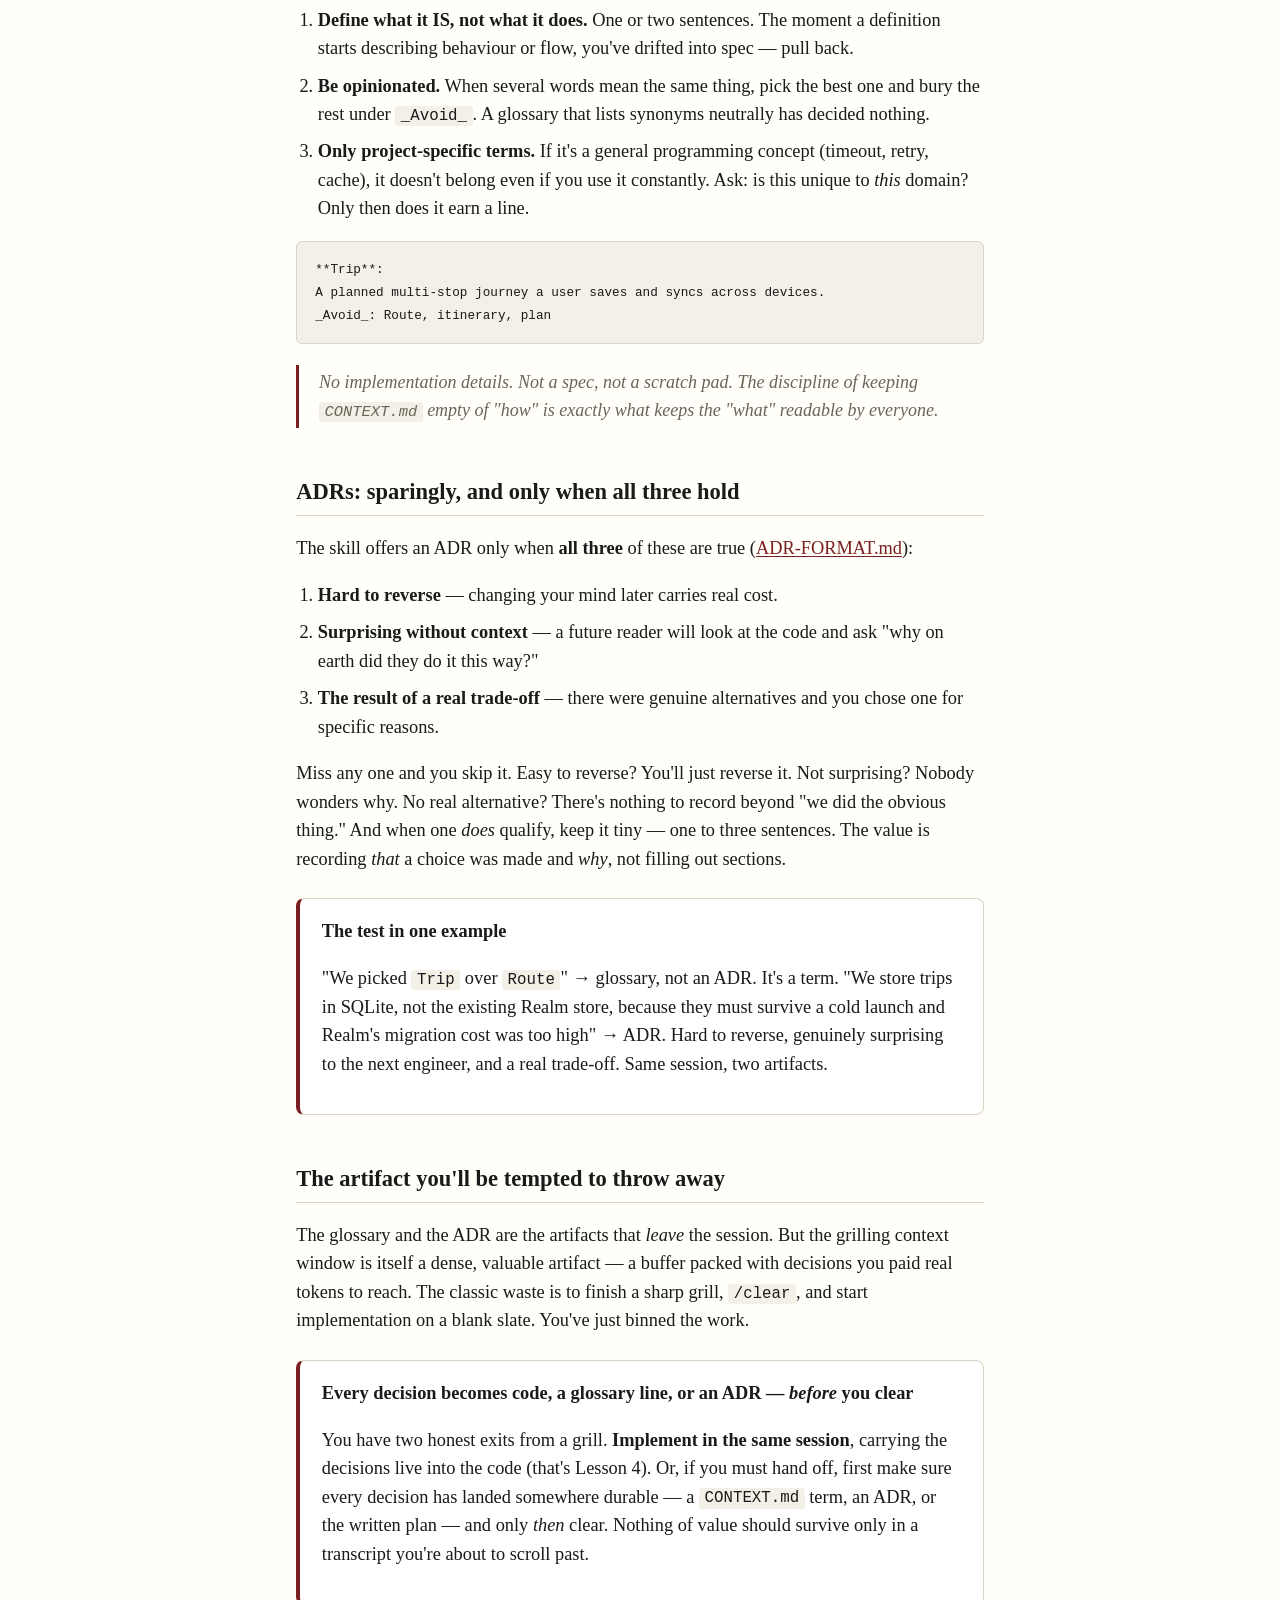
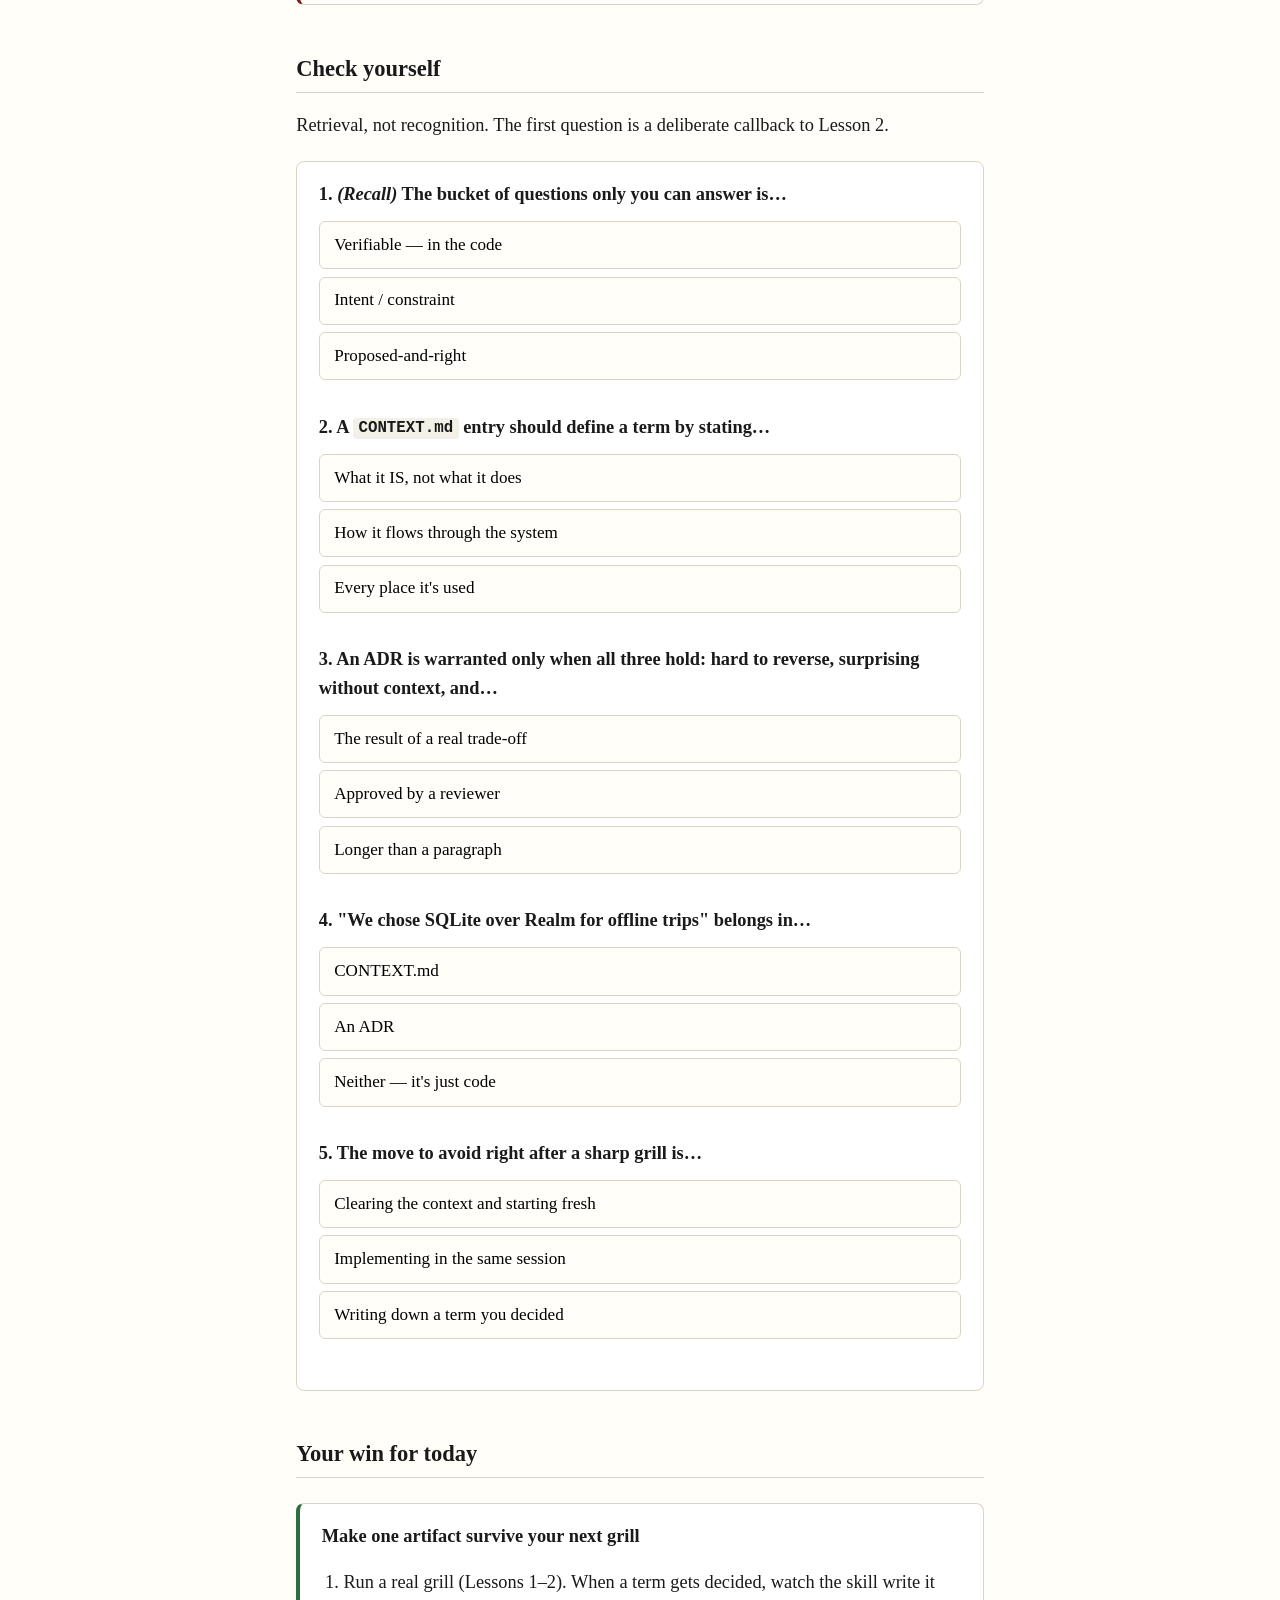
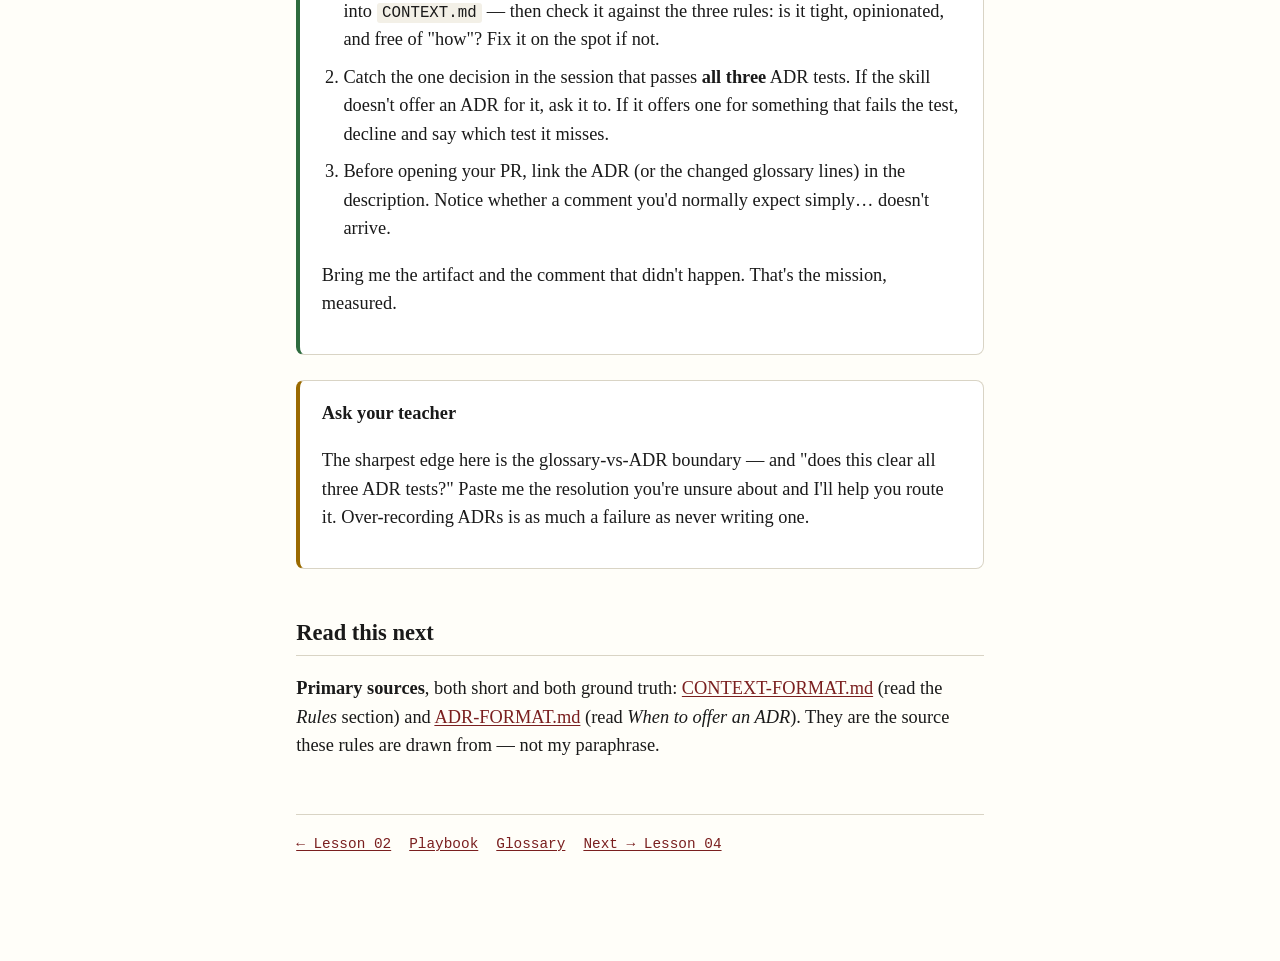
<file: lessons/0003-artifacts-the-team-inherits.html>
<!doctype html>
<html lang="en">
<head>
<meta charset="utf-8">
<meta name="viewport" content="width=device-width, initial-scale=1">
<title>Lesson 3 · Leave artifacts the team inherits</title>
<link rel="stylesheet" href="../assets/lesson.css">
</head>
<body>

<p class="kicker">Lesson 03 · Human-in-the-loop AI coding</p>
<h1>Leave artifacts the team inherits</h1>
<p class="lede">A grill that ends in your head ends with you. The two things that survive it —
a tightened <code>CONTEXT.md</code> and the occasional ADR — are what carry your hard-won
understanding to the colleague reviewing your PR.</p>

<span class="mission-tag">Mission: the rationale arrives before the reviewer does</span>

<h2>Last lesson, in one breath</h2>
<p>Before clicking anything: in Lesson 2 you sorted every question into three buckets. Which
bucket holds the questions <em>only you</em> can answer — the ones your whole session exists for?
Answer from memory, then check the quiz.</p>

<h2>Where the understanding leaks out</h2>
<p>You run a sharp grill. The fuzzy terms get decided, the edge cases get pinned, the trade-off
gets made. Then you implement, open the PR — and all of that lives nowhere but in a scrolled-past
chat transcript. Your reviewer re-derives it from scratch, in comments. The session saved
<em>you</em> three rounds and cost <em>them</em> three anyway.</p>

<p>The fix is the "with docs" half of the skill, and it is not bookkeeping. The artifacts are how
the context you front-loaded reaches the next human — so the rationale lands on their desk
<em>before</em> they start typing questions.</p>

<div class="box warn">
<h3>You don't write these — the agent does</h3>
<p>This is the part people miss: <strong>you never sit down and author <code>CONTEXT.md</code> or an
ADR yourself.</strong> The agent writes them <em>for</em> you, inline, <em>during the grilling
session</em> — the moment a term gets pinned or a trade-off gets made, the skill drafts the entry.
Your job as the prompter is not to type the doc; it's to <strong>steer and approve</strong> what the
agent proposes — confirm the wording, correct a definition that drifted, or decline an ADR that
doesn't earn its place. The documents are a by-product of the conversation, not homework you do
afterward.</p>
</div>

<div class="box why">
<h3>Two artifacts, two different jobs — never blur them</h3>
<p><strong><code>CONTEXT.md</code> captures language.</strong> It is a glossary and nothing else:
the canonical term for each concept, what it <em>is</em>, and the words to avoid. <strong>An ADR
captures a decision.</strong> It records that a hard-to-reverse trade-off was made, and why.
A term is not a decision; a decision is not a term. Routing each resolution to the right artifact
is the whole skill of "with docs."</p>
</div>

<h2>CONTEXT.md: a glossary, ruthlessly</h2>
<p>The format (<a href="file:///Users/forli/.agents/skills/grill-with-docs/CONTEXT-FORMAT.md">CONTEXT-FORMAT.md</a>,
your primary source) is tighter than it looks, and the constraints are the point:</p>

<ol class="steps">
<li><strong>Define what it IS, not what it does.</strong> One or two sentences. The moment a
definition starts describing behaviour or flow, you've drifted into spec — pull back.</li>
<li><strong>Be opinionated.</strong> When several words mean the same thing, pick the best one and
bury the rest under <code>_Avoid_</code>. A glossary that lists synonyms neutrally has decided nothing.</li>
<li><strong>Only project-specific terms.</strong> If it's a general programming concept (timeout,
retry, cache), it doesn't belong even if you use it constantly. Ask: is this unique to <em>this</em>
domain? Only then does it earn a line.</li>
</ol>

<pre><code>**Trip**:
A planned multi-stop journey a user saves and syncs across devices.
_Avoid_: Route, itinerary, plan</code></pre>

<blockquote>No implementation details. Not a spec, not a scratch pad. The discipline of keeping
<code>CONTEXT.md</code> empty of "how" is exactly what keeps the "what" readable by everyone.</blockquote>

<h2>ADRs: sparingly, and only when all three hold</h2>
<p>The skill offers an ADR only when <strong>all three</strong> of these are true
(<a href="file:///Users/forli/.agents/skills/grill-with-docs/ADR-FORMAT.md">ADR-FORMAT.md</a>):</p>

<ol class="steps">
<li><strong>Hard to reverse</strong> — changing your mind later carries real cost.</li>
<li><strong>Surprising without context</strong> — a future reader will look at the code and ask
"why on earth did they do it this way?"</li>
<li><strong>The result of a real trade-off</strong> — there were genuine alternatives and you chose
one for specific reasons.</li>
</ol>

<p>Miss any one and you skip it. Easy to reverse? You'll just reverse it. Not surprising? Nobody
wonders why. No real alternative? There's nothing to record beyond "we did the obvious thing." And
when one <em>does</em> qualify, keep it tiny — one to three sentences. The value is recording
<em>that</em> a choice was made and <em>why</em>, not filling out sections.</p>

<div class="box why">
<h3>The test in one example</h3>
<p>"We picked <code>Trip</code> over <code>Route</code>" → glossary, not an ADR. It's a term.
"We store trips in SQLite, not the existing Realm store, because they must survive a cold launch
and Realm's migration cost was too high" → ADR. Hard to reverse, genuinely surprising to the next
engineer, and a real trade-off. Same session, two artifacts.</p>
</div>

<h2>The artifact you'll be tempted to throw away</h2>
<p>The glossary and the ADR are the artifacts that <em>leave</em> the session. But the grilling context
window is itself a dense, valuable artifact — a buffer packed with decisions you paid real tokens to
reach. The classic waste is to finish a sharp grill, <code>/clear</code>, and start implementation on a
blank slate. You've just binned the work.</p>

<div class="box why">
<h3>Every decision becomes code, a glossary line, or an ADR — <em>before</em> you clear</h3>
<p>You have two honest exits from a grill. <strong>Implement in the same session</strong>, carrying the
decisions live into the code (that's Lesson 4). Or, if you must hand off, first make sure every decision
has landed somewhere durable — a <code>CONTEXT.md</code> term, an ADR, or the written plan — and only
<em>then</em> clear. Nothing of value should survive only in a transcript you're about to scroll past.</p>
</div>

<h2>Check yourself</h2>
<p>Retrieval, not recognition. The first question is a deliberate callback to Lesson 2.</p>

<div class="quiz" id="quiz">
  <div data-q>
    <p class="q">1. <em>(Recall)</em> The bucket of questions only you can answer is…</p>
    <button>Verifiable — in the code</button>
    <button data-correct>Intent / constraint</button>
    <button>Proposed-and-right</button>
    <p class="feedback"></p>
  </div>
  <div data-q>
    <p class="q">2. A <code>CONTEXT.md</code> entry should define a term by stating…</p>
    <button data-correct>What it IS, not what it does</button>
    <button>How it flows through the system</button>
    <button>Every place it's used</button>
    <p class="feedback"></p>
  </div>
  <div data-q>
    <p class="q">3. An ADR is warranted only when all three hold: hard to reverse, surprising
    without context, and…</p>
    <button data-correct>The result of a real trade-off</button>
    <button>Approved by a reviewer</button>
    <button>Longer than a paragraph</button>
    <p class="feedback"></p>
  </div>
  <div data-q>
    <p class="q">4. "We chose SQLite over Realm for offline trips" belongs in…</p>
    <button>CONTEXT.md</button>
    <button data-correct>An ADR</button>
    <button>Neither — it's just code</button>
    <p class="feedback"></p>
  </div>
  <div data-q>
    <p class="q">5. The move to avoid right after a sharp grill is…</p>
    <button data-correct>Clearing the context and starting fresh</button>
    <button>Implementing in the same session</button>
    <button>Writing down a term you decided</button>
    <p class="feedback"></p>
  </div>
</div>

<h2>Your win for today</h2>
<div class="box win">
<h3>Make one artifact survive your next grill</h3>
<ol class="steps">
<li>Run a real grill (Lessons 1–2). When a term gets decided, watch the skill write it into
<code>CONTEXT.md</code> — then check it against the three rules: is it tight, opinionated, and
free of "how"? Fix it on the spot if not.</li>
<li>Catch the one decision in the session that passes <strong>all three</strong> ADR tests. If the
skill doesn't offer an ADR for it, ask it to. If it offers one for something that fails the test,
decline and say which test it misses.</li>
<li>Before opening your PR, link the ADR (or the changed glossary lines) in the description. Notice
whether a comment you'd normally expect simply… doesn't arrive.</li>
</ol>
<p>Bring me the artifact and the comment that didn't happen. That's the mission, measured.</p>
</div>

<div class="box warn">
<h3>Ask your teacher</h3>
<p>The sharpest edge here is the glossary-vs-ADR boundary — and "does this clear all three ADR
tests?" Paste me the resolution you're unsure about and I'll help you route it. Over-recording ADRs
is as much a failure as never writing one.</p>
</div>

<h2>Read this next</h2>
<p><strong>Primary sources</strong>, both short and both ground truth:
<a href="file:///Users/forli/.agents/skills/grill-with-docs/CONTEXT-FORMAT.md">CONTEXT-FORMAT.md</a>
(read the <em>Rules</em> section) and
<a href="file:///Users/forli/.agents/skills/grill-with-docs/ADR-FORMAT.md">ADR-FORMAT.md</a>
(read <em>When to offer an ADR</em>). They are the source these rules are drawn from — not my paraphrase.</p>

<footer>
<div class="nav">
  <a href="0002-answer-like-the-expert.html">← Lesson 02</a>
  <a href="../reference/grilling-session-playbook.html">Playbook</a>
  <a href="../GLOSSARY.md">Glossary</a>
  <a href="0004-drive-the-implementation.html">Next → Lesson 04</a>
</div>
</footer>

<script>
document.querySelectorAll('#quiz [data-q]').forEach(function (q) {
  var fb = q.querySelector('.feedback');
  q.querySelectorAll('button').forEach(function (b) {
    b.addEventListener('click', function () {
      q.querySelectorAll('button').forEach(function (x){ x.disabled = true; });
      if (b.hasAttribute('data-correct')) {
        b.classList.add('correct'); fb.textContent = 'Correct.';
      } else {
        b.classList.add('wrong');
        var c = q.querySelector('[data-correct]'); c.classList.add('correct');
        fb.textContent = 'Not quite — the highlighted answer is right.';
      }
    });
  });
});
</script>
</body>
</html>
</file>
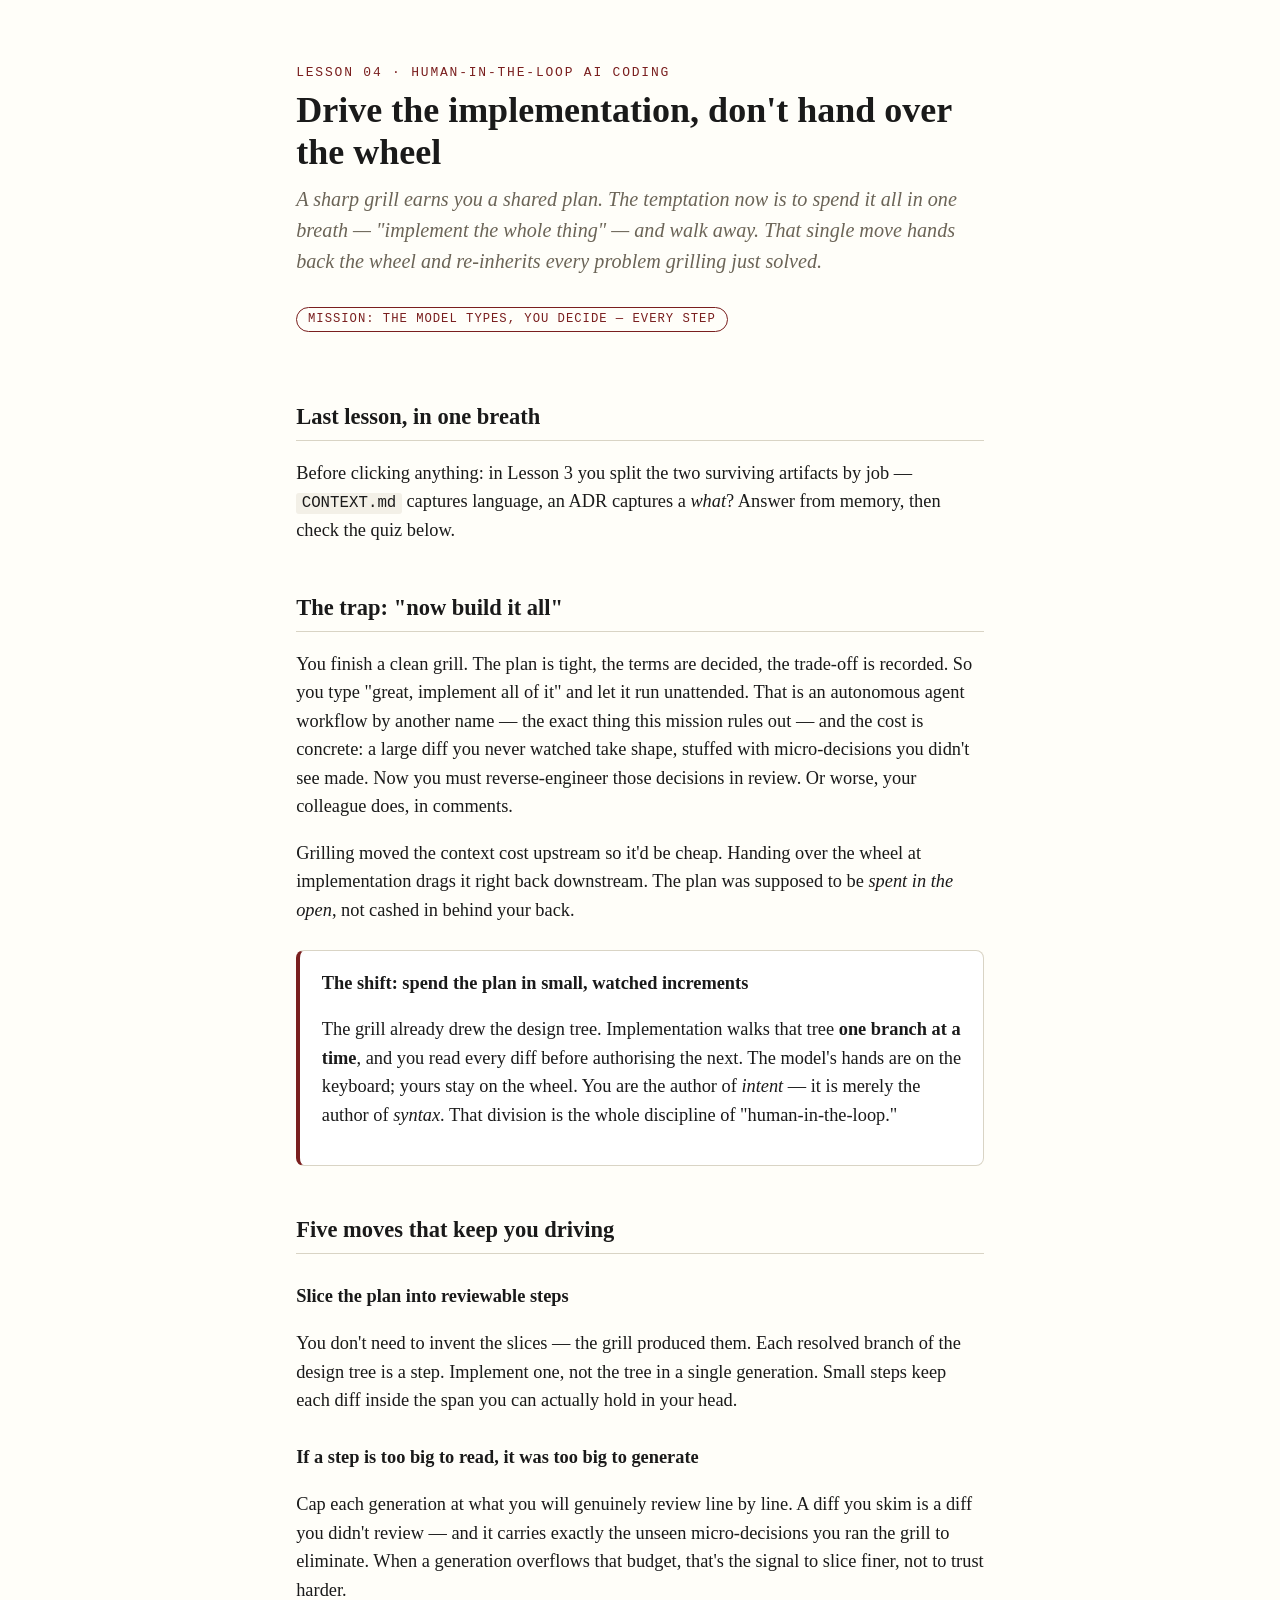
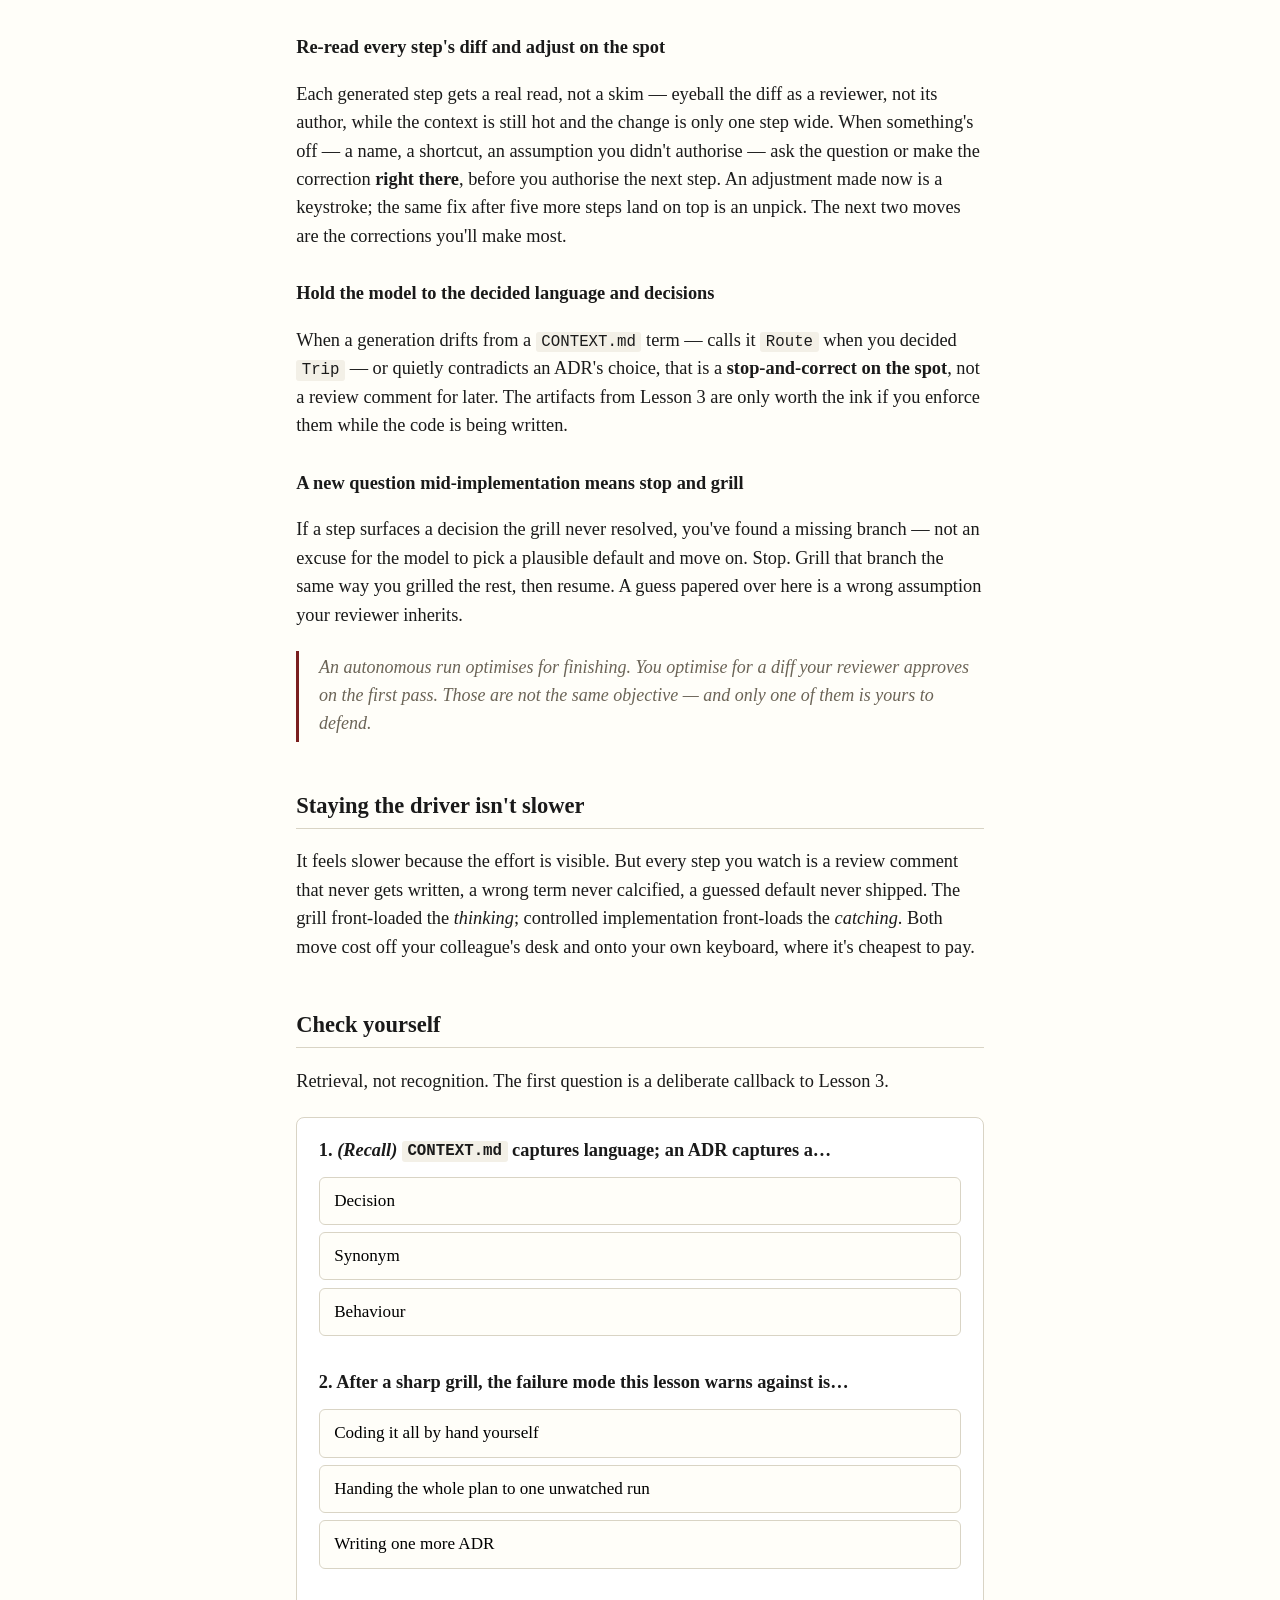
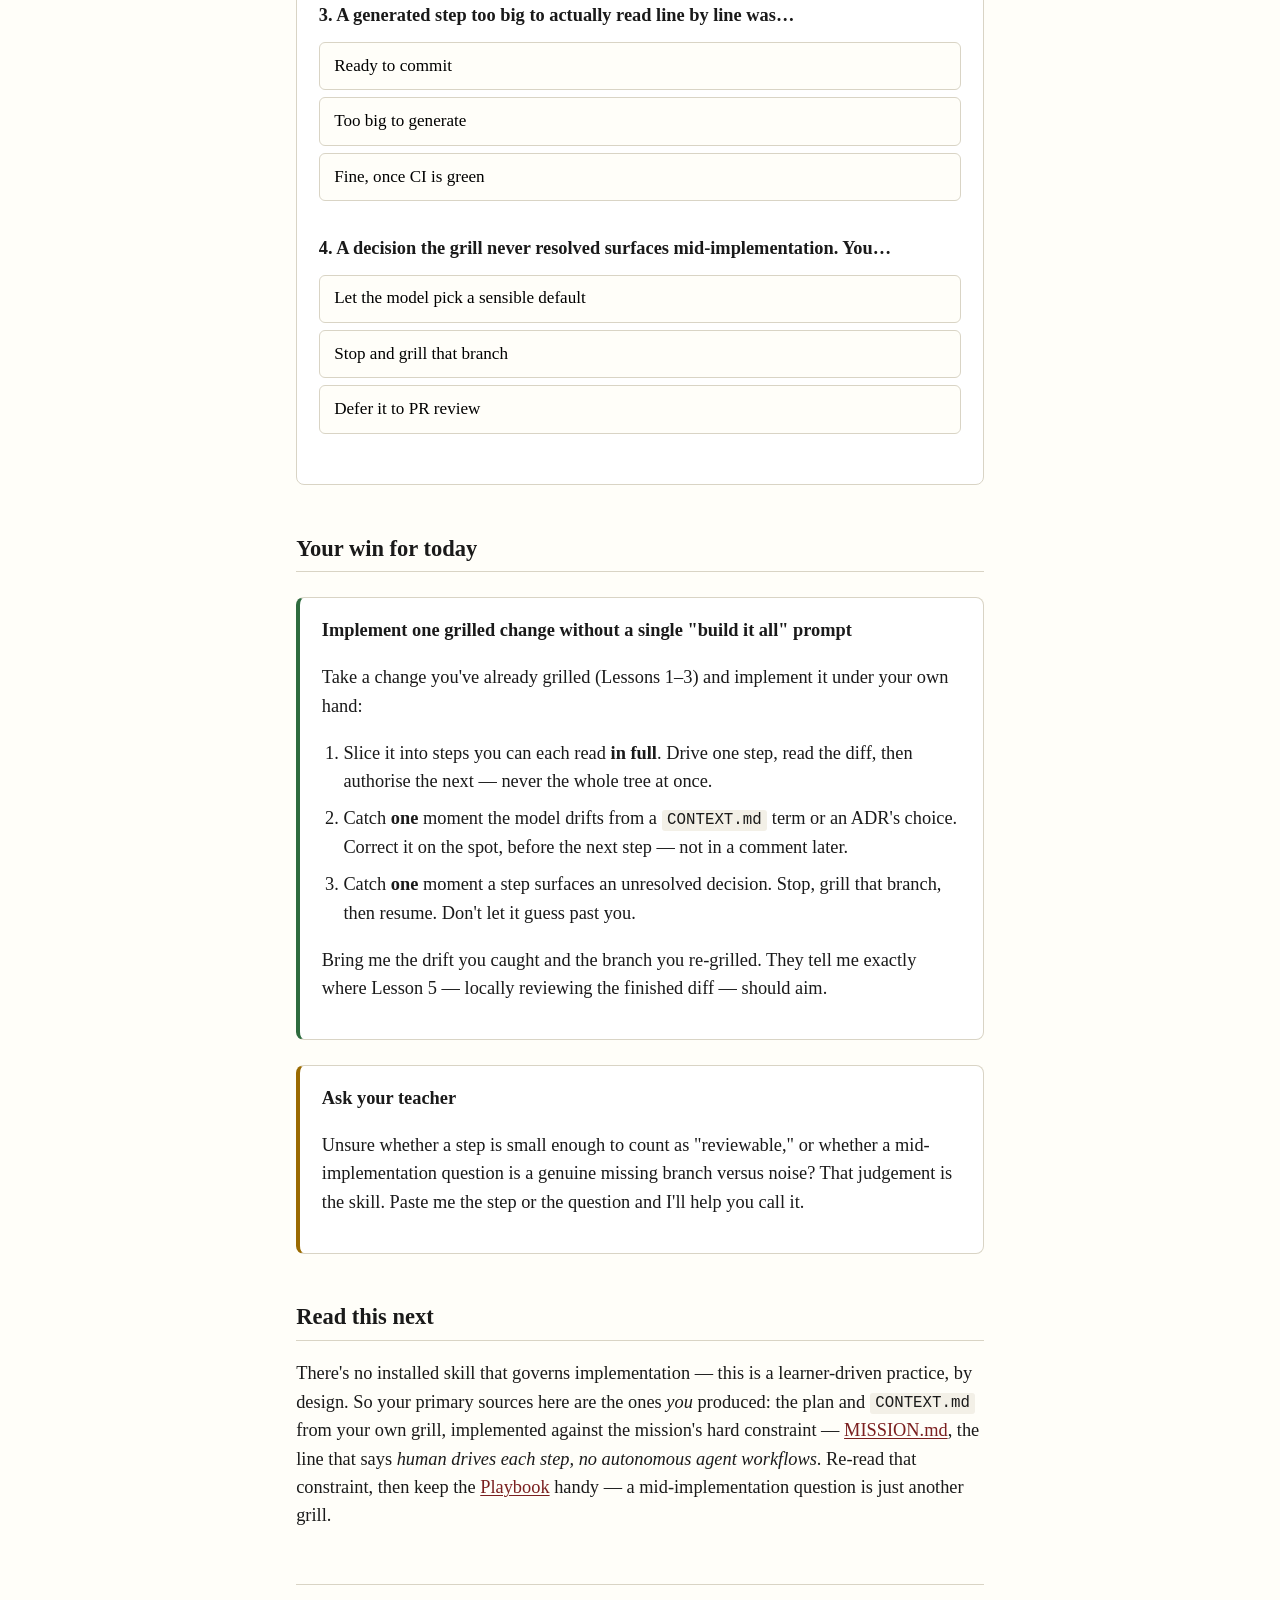
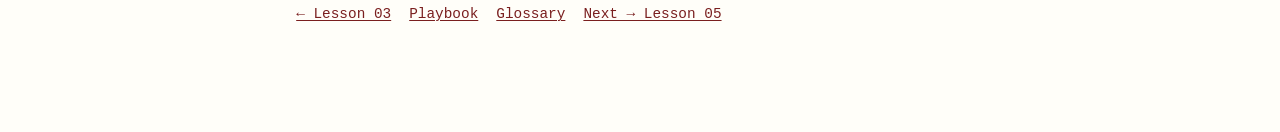
<file: lessons/0004-drive-the-implementation.html>
<!doctype html>
<html lang="en">
<head>
<meta charset="utf-8">
<meta name="viewport" content="width=device-width, initial-scale=1">
<title>Lesson 4 · Drive the implementation, don't hand over the wheel</title>
<link rel="stylesheet" href="../assets/lesson.css">
</head>
<body>

<p class="kicker">Lesson 04 · Human-in-the-loop AI coding</p>
<h1>Drive the implementation, don't hand over the wheel</h1>
<p class="lede">A sharp grill earns you a shared plan. The temptation now is to spend it all in one
breath — "implement the whole thing" — and walk away. That single move hands back the wheel and
re-inherits every problem grilling just solved.</p>

<span class="mission-tag">Mission: the model types, you decide — every step</span>

<h2>Last lesson, in one breath</h2>
<p>Before clicking anything: in Lesson 3 you split the two surviving artifacts by job —
<code>CONTEXT.md</code> captures language, an ADR captures a <em>what</em>? Answer from memory,
then check the quiz below.</p>

<h2>The trap: "now build it all"</h2>
<p>You finish a clean grill. The plan is tight, the terms are decided, the trade-off is recorded.
So you type "great, implement all of it" and let it run unattended. That is an autonomous agent
workflow by another name — the exact thing this mission rules out — and the cost is concrete: a
large diff you never watched take shape, stuffed with micro-decisions you didn't see made. Now you
must reverse-engineer those decisions in review. Or worse, your colleague does, in comments.</p>

<p>Grilling moved the context cost upstream so it'd be cheap. Handing over the wheel at
implementation drags it right back downstream. The plan was supposed to be <em>spent in the open</em>,
not cashed in behind your back.</p>

<div class="box why">
<h3>The shift: spend the plan in small, watched increments</h3>
<p>The grill already drew the design tree. Implementation walks that tree <strong>one branch at a
time</strong>, and you read every diff before authorising the next. The model's hands are on the
keyboard; yours stay on the wheel. You are the author of <em>intent</em> — it is merely the author of
<em>syntax</em>. That division is the whole discipline of "human-in-the-loop."</p>
</div>

<h2>Five moves that keep you driving</h2>

<h3>Slice the plan into reviewable steps</h3>
<p>You don't need to invent the slices — the grill produced them. Each resolved branch of the design
tree is a step. Implement one, not the tree in a single generation. Small steps keep each diff inside
the span you can actually hold in your head.</p>

<h3>If a step is too big to read, it was too big to generate</h3>
<p>Cap each generation at what you will genuinely review line by line. A diff you skim is a diff you
didn't review — and it carries exactly the unseen micro-decisions you ran the grill to eliminate.
When a generation overflows that budget, that's the signal to slice finer, not to trust harder.</p>

<h3>Re-read every step's diff and adjust on the spot</h3>
<p>Each generated step gets a real read, not a skim — eyeball the diff as a reviewer, not its author,
while the context is still hot and the change is only one step wide. When something's off — a name, a
shortcut, an assumption you didn't authorise — ask the question or make the correction <strong>right
there</strong>, before you authorise the next step. An adjustment made now is a keystroke; the same fix
after five more steps land on top is an unpick. The next two moves are the corrections you'll make most.</p>

<h3>Hold the model to the decided language and decisions</h3>
<p>When a generation drifts from a <code>CONTEXT.md</code> term — calls it <code>Route</code> when you
decided <code>Trip</code> — or quietly contradicts an ADR's choice, that is a <strong>stop-and-correct
on the spot</strong>, not a review comment for later. The artifacts from Lesson 3 are only worth the
ink if you enforce them while the code is being written.</p>

<h3>A new question mid-implementation means stop and grill</h3>
<p>If a step surfaces a decision the grill never resolved, you've found a missing branch — not an
excuse for the model to pick a plausible default and move on. Stop. Grill that branch the same way you
grilled the rest, then resume. A guess papered over here is a wrong assumption your reviewer inherits.</p>

<blockquote>An autonomous run optimises for <em>finishing</em>. You optimise for a diff your reviewer
approves on the first pass. Those are not the same objective — and only one of them is yours to defend.</blockquote>

<h2>Staying the driver isn't slower</h2>
<p>It feels slower because the effort is visible. But every step you watch is a review comment that
never gets written, a wrong term never calcified, a guessed default never shipped. The grill front-loaded
the <em>thinking</em>; controlled implementation front-loads the <em>catching</em>. Both move cost off
your colleague's desk and onto your own keyboard, where it's cheapest to pay.</p>

<h2>Check yourself</h2>
<p>Retrieval, not recognition. The first question is a deliberate callback to Lesson 3.</p>

<div class="quiz" id="quiz">
  <div data-q>
    <p class="q">1. <em>(Recall)</em> <code>CONTEXT.md</code> captures language; an ADR captures a…</p>
    <button data-correct>Decision</button>
    <button>Synonym</button>
    <button>Behaviour</button>
    <p class="feedback"></p>
  </div>
  <div data-q>
    <p class="q">2. After a sharp grill, the failure mode this lesson warns against is…</p>
    <button>Coding it all by hand yourself</button>
    <button data-correct>Handing the whole plan to one unwatched run</button>
    <button>Writing one more ADR</button>
    <p class="feedback"></p>
  </div>
  <div data-q>
    <p class="q">3. A generated step too big to actually read line by line was…</p>
    <button>Ready to commit</button>
    <button data-correct>Too big to generate</button>
    <button>Fine, once CI is green</button>
    <p class="feedback"></p>
  </div>
  <div data-q>
    <p class="q">4. A decision the grill never resolved surfaces mid-implementation. You…</p>
    <button>Let the model pick a sensible default</button>
    <button data-correct>Stop and grill that branch</button>
    <button>Defer it to PR review</button>
    <p class="feedback"></p>
  </div>
</div>

<h2>Your win for today</h2>
<div class="box win">
<h3>Implement one grilled change without a single "build it all" prompt</h3>
<p>Take a change you've already grilled (Lessons 1–3) and implement it under your own hand:</p>
<ol class="steps">
<li>Slice it into steps you can each read <strong>in full</strong>. Drive one step, read the diff,
then authorise the next — never the whole tree at once.</li>
<li>Catch <strong>one</strong> moment the model drifts from a <code>CONTEXT.md</code> term or an ADR's
choice. Correct it on the spot, before the next step — not in a comment later.</li>
<li>Catch <strong>one</strong> moment a step surfaces an unresolved decision. Stop, grill that branch,
then resume. Don't let it guess past you.</li>
</ol>
<p>Bring me the drift you caught and the branch you re-grilled. They tell me exactly where Lesson 5 —
locally reviewing the finished diff — should aim.</p>
</div>

<div class="box warn">
<h3>Ask your teacher</h3>
<p>Unsure whether a step is small enough to count as "reviewable," or whether a mid-implementation
question is a genuine missing branch versus noise? That judgement is the skill. Paste me the step or
the question and I'll help you call it.</p>
</div>

<h2>Read this next</h2>
<p>There's no installed skill that governs implementation — this is a learner-driven practice, by
design. So your primary sources here are the ones <em>you</em> produced: the plan and
<code>CONTEXT.md</code> from your own grill, implemented against the mission's hard constraint —
<a href="../MISSION.md">MISSION.md</a>, the line that says <em>human drives each step, no autonomous
agent workflows</em>. Re-read that constraint, then keep the
<a href="../reference/grilling-session-playbook.html">Playbook</a> handy — a mid-implementation
question is just another grill.</p>

<footer>
<div class="nav">
  <a href="0003-artifacts-the-team-inherits.html">← Lesson 03</a>
  <a href="../reference/grilling-session-playbook.html">Playbook</a>
  <a href="../GLOSSARY.md">Glossary</a>
  <a href="0005-local-review-the-diff.html">Next → Lesson 05</a>
</div>
</footer>

<script>
document.querySelectorAll('#quiz [data-q]').forEach(function (q) {
  var fb = q.querySelector('.feedback');
  q.querySelectorAll('button').forEach(function (b) {
    b.addEventListener('click', function () {
      q.querySelectorAll('button').forEach(function (x){ x.disabled = true; });
      if (b.hasAttribute('data-correct')) {
        b.classList.add('correct'); fb.textContent = 'Correct.';
      } else {
        b.classList.add('wrong');
        var c = q.querySelector('[data-correct]'); c.classList.add('correct');
        fb.textContent = 'Not quite — the highlighted answer is right.';
      }
    });
  });
});
</script>
</body>
</html>
</file>
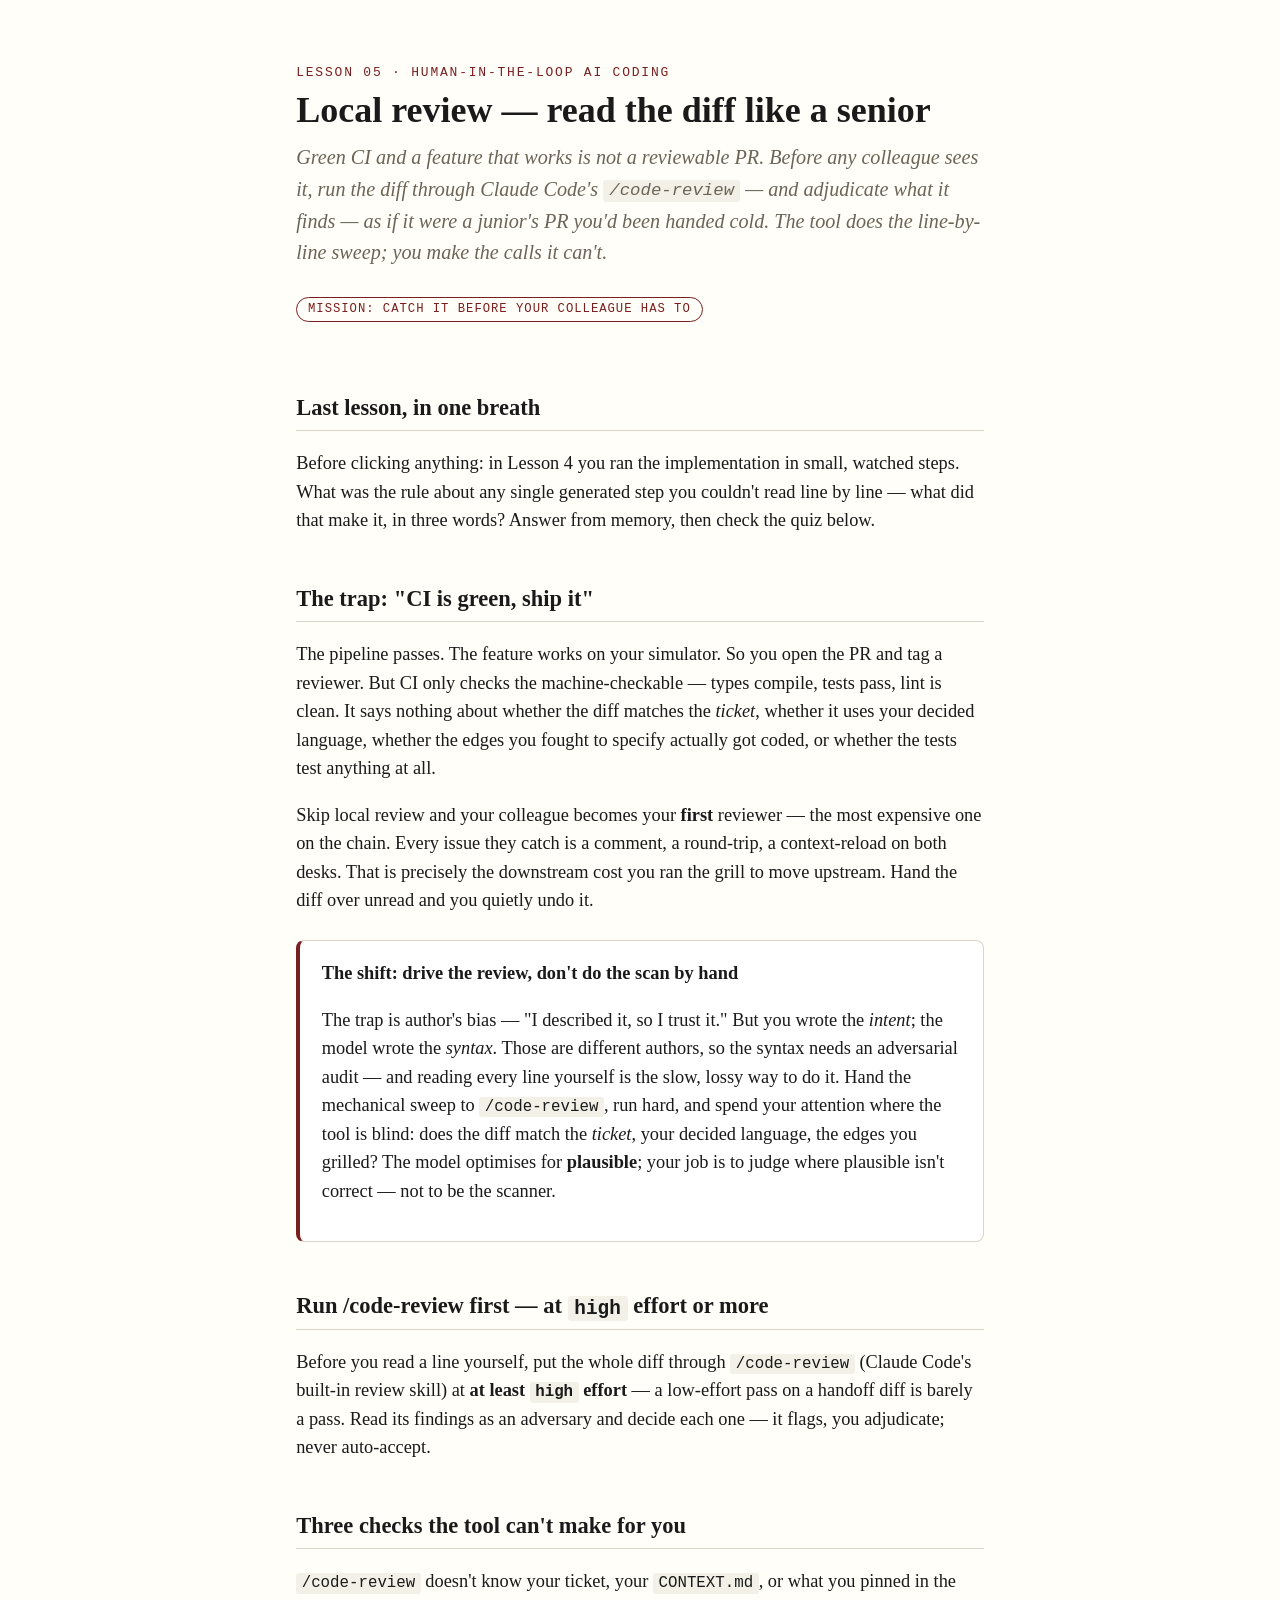
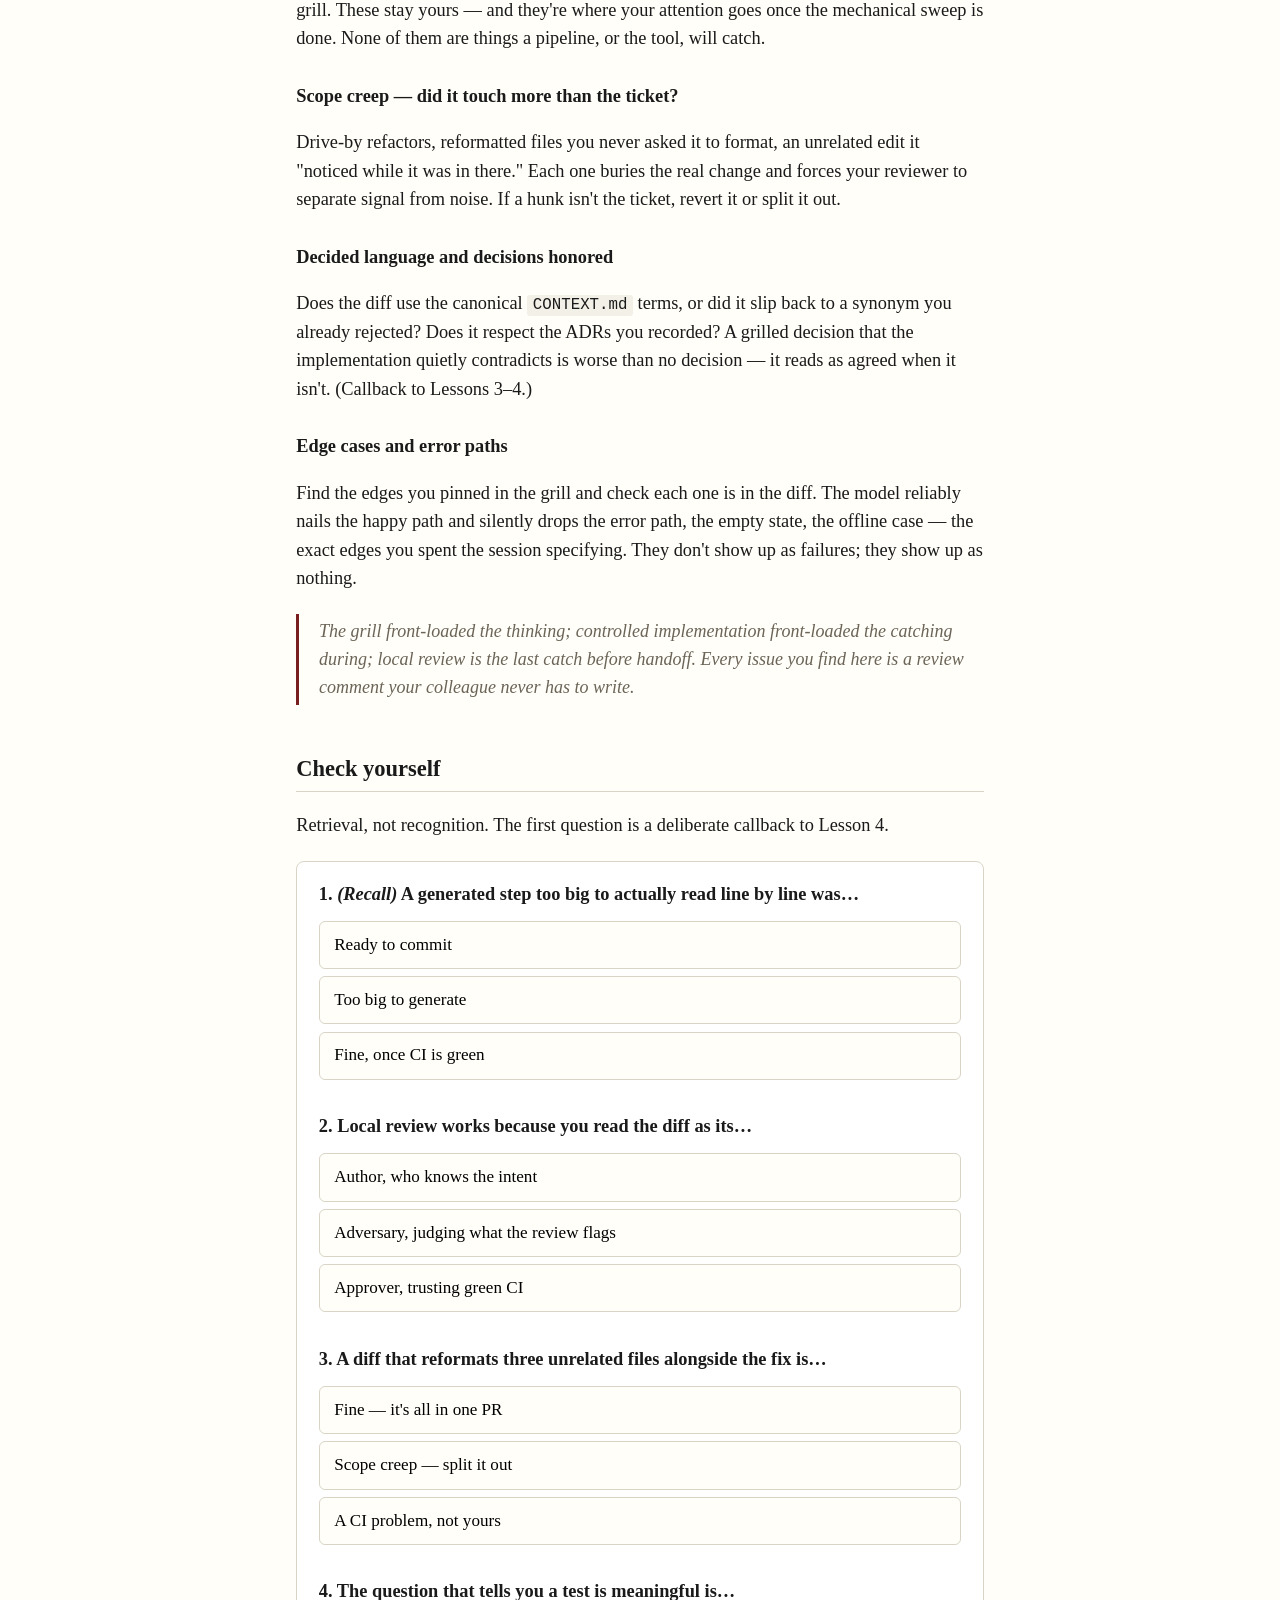
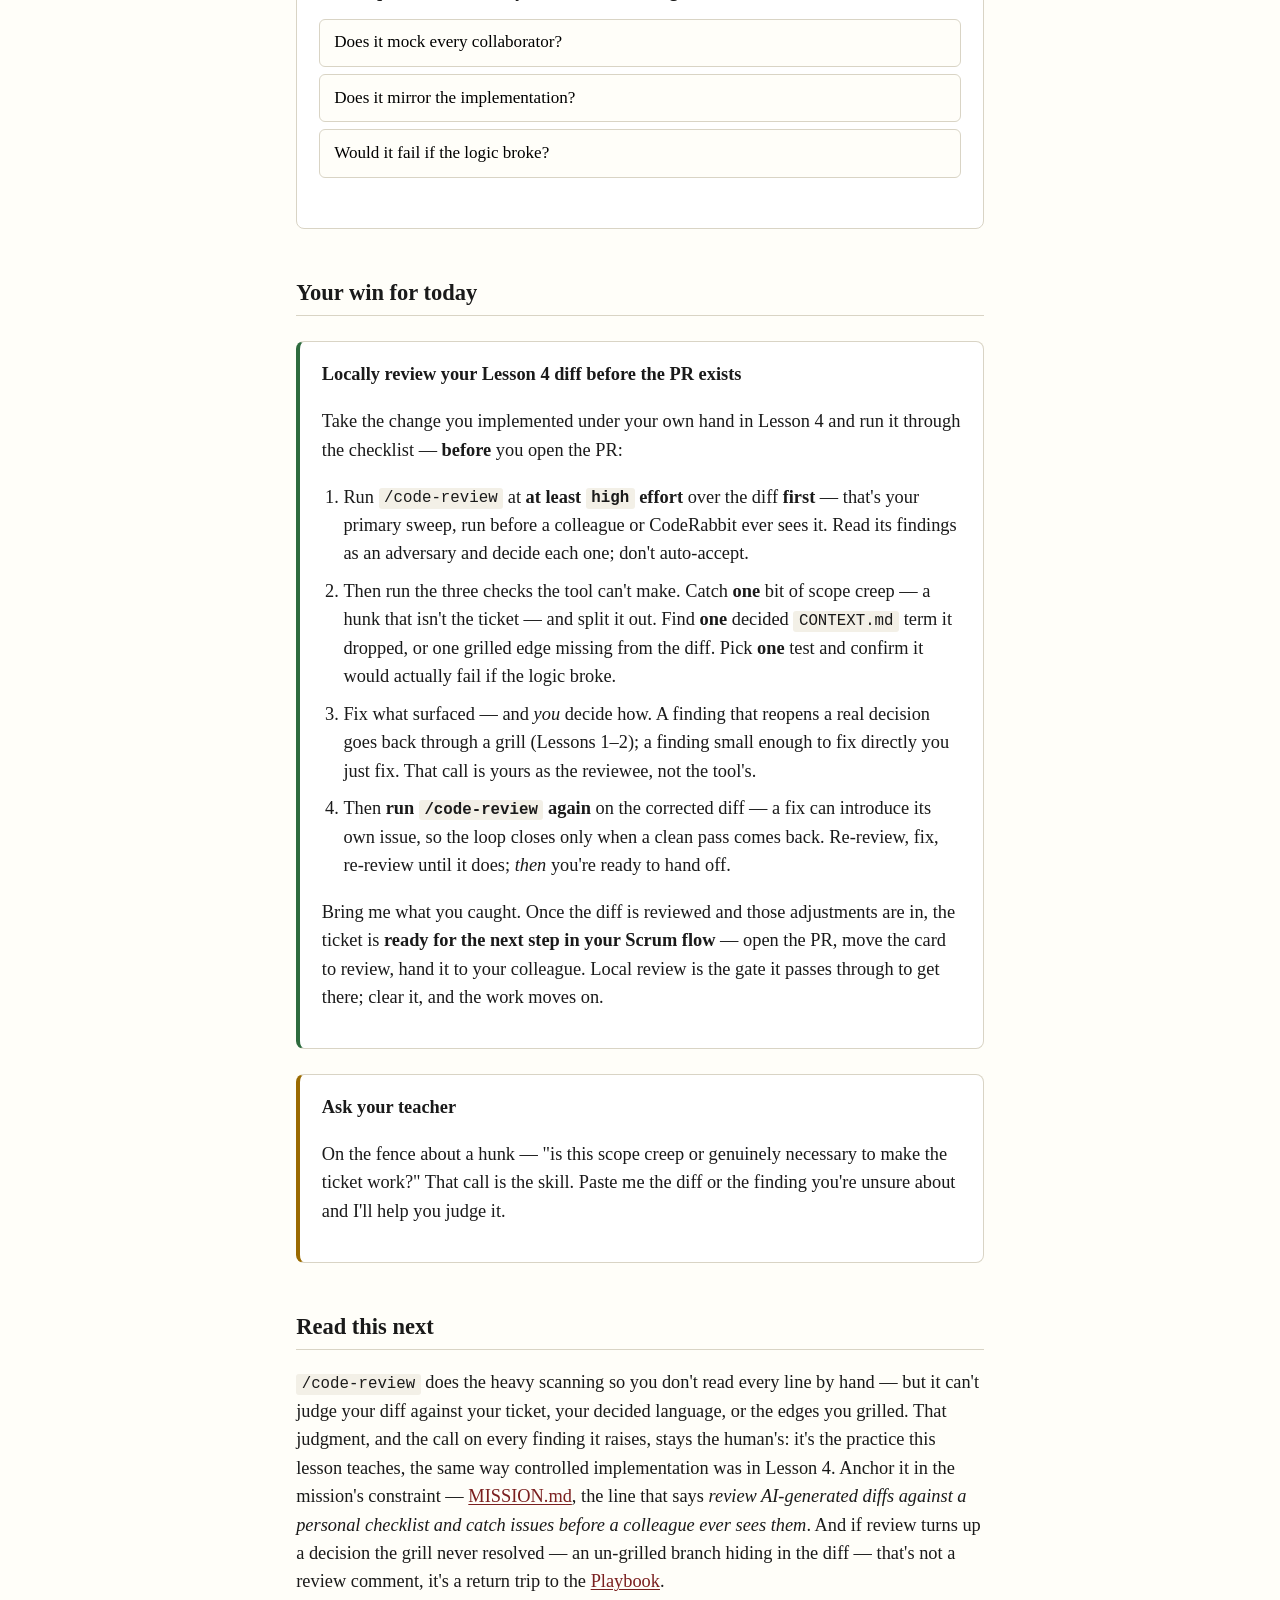
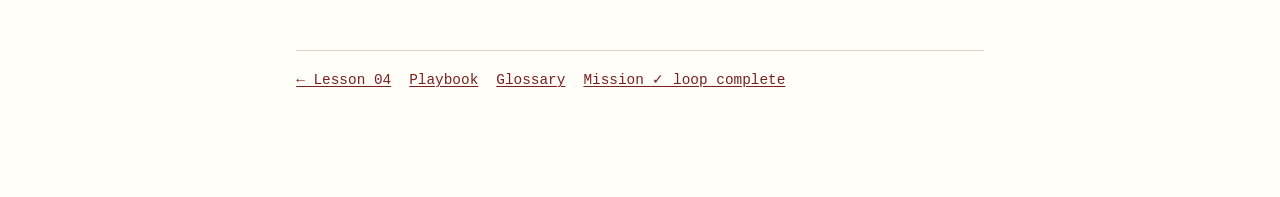
<file: lessons/0005-local-review-the-diff.html>
<!doctype html>
<html lang="en">
<head>
<meta charset="utf-8">
<meta name="viewport" content="width=device-width, initial-scale=1">
<title>Lesson 5 · Local review — read the diff like a senior</title>
<link rel="stylesheet" href="../assets/lesson.css">
</head>
<body>

<p class="kicker">Lesson 05 · Human-in-the-loop AI coding</p>
<h1>Local review — read the diff like a senior</h1>
<p class="lede">Green CI and a feature that works is not a reviewable PR. Before any colleague
sees it, run the diff through Claude Code's <code>/code-review</code> — and adjudicate what it finds —
as if it were a junior's PR you'd been handed cold. The tool does the line-by-line sweep; you make the
calls it can't.</p>

<span class="mission-tag">Mission: catch it before your colleague has to</span>

<h2>Last lesson, in one breath</h2>
<p>Before clicking anything: in Lesson 4 you ran the implementation in small, watched steps. What
was the rule about any single generated step you couldn't read line by line — what did that make it,
in three words? Answer from memory, then check the quiz below.</p>

<h2>The trap: "CI is green, ship it"</h2>
<p>The pipeline passes. The feature works on your simulator. So you open the PR and tag a reviewer.
But CI only checks the machine-checkable — types compile, tests pass, lint is clean. It says nothing
about whether the diff matches the <em>ticket</em>, whether it uses your decided language, whether the
edges you fought to specify actually got coded, or whether the tests test anything at all.</p>

<p>Skip local review and your colleague becomes your <strong>first</strong> reviewer — the most
expensive one on the chain. Every issue they catch is a comment, a round-trip, a context-reload on
both desks. That is precisely the downstream cost you ran the grill to move upstream. Hand the diff
over unread and you quietly undo it.</p>

<div class="box why">
<h3>The shift: drive the review, don't do the scan by hand</h3>
<p>The trap is author's bias — "I described it, so I trust it." But you wrote the <em>intent</em>; the
model wrote the <em>syntax</em>. Those are different authors, so the syntax needs an adversarial audit —
and reading every line yourself is the slow, lossy way to do it. Hand the mechanical sweep to
<code>/code-review</code>, run hard, and spend your attention where the tool is blind: does the diff
match the <em>ticket</em>, your decided language, the edges you grilled? The model optimises for
<strong>plausible</strong>; your job is to judge where plausible isn't correct — not to be the scanner.</p>
</div>

<h2>Run /code-review first — at <code>high</code> effort or more</h2>
<p>Before you read a line yourself, put the whole diff through <code>/code-review</code> (Claude Code's
built-in review skill) at <strong>at least <code>high</code> effort</strong> — a low-effort pass on a
handoff diff is barely a pass. Read its findings as an adversary and decide each one — it flags, you
adjudicate; never auto-accept.</p>

<h2>Three checks the tool can't make for you</h2>
<p><code>/code-review</code> doesn't know your ticket, your <code>CONTEXT.md</code>, or what you pinned
in the grill. These stay yours — and they're where your attention goes once the mechanical sweep is
done. None of them are things a pipeline, or the tool, will catch.</p>

<h3>Scope creep — did it touch more than the ticket?</h3>
<p>Drive-by refactors, reformatted files you never asked it to format, an unrelated edit it "noticed
while it was in there." Each one buries the real change and forces your reviewer to separate signal
from noise. If a hunk isn't the ticket, revert it or split it out.</p>

<h3>Decided language and decisions honored</h3>
<p>Does the diff use the canonical <code>CONTEXT.md</code> terms, or did it slip back to a synonym you
already rejected? Does it respect the ADRs you recorded? A grilled decision that the implementation
quietly contradicts is worse than no decision — it reads as agreed when it isn't. (Callback to
Lessons 3–4.)</p>

<h3>Edge cases and error paths</h3>
<p>Find the edges you pinned in the grill and check each one is in the diff. The model reliably nails
the happy path and silently drops the error path, the empty state, the offline case — the exact edges
you spent the session specifying. They don't show up as failures; they show up as nothing.</p>

<blockquote>The grill front-loaded the thinking; controlled implementation front-loaded the catching
<em>during</em>; local review is the last catch before handoff. Every issue you find here is a review
comment your colleague never has to write.</blockquote>

<h2>Check yourself</h2>
<p>Retrieval, not recognition. The first question is a deliberate callback to Lesson 4.</p>

<div class="quiz" id="quiz">
  <div data-q>
    <p class="q">1. <em>(Recall)</em> A generated step too big to actually read line by line was…</p>
    <button>Ready to commit</button>
    <button data-correct>Too big to generate</button>
    <button>Fine, once CI is green</button>
    <p class="feedback"></p>
  </div>
  <div data-q>
    <p class="q">2. Local review works because you read the diff as its…</p>
    <button>Author, who knows the intent</button>
    <button data-correct>Adversary, judging what the review flags</button>
    <button>Approver, trusting green CI</button>
    <p class="feedback"></p>
  </div>
  <div data-q>
    <p class="q">3. A diff that reformats three unrelated files alongside the fix is…</p>
    <button>Fine — it's all in one PR</button>
    <button data-correct>Scope creep — split it out</button>
    <button>A CI problem, not yours</button>
    <p class="feedback"></p>
  </div>
  <div data-q>
    <p class="q">4. The question that tells you a test is meaningful is…</p>
    <button>Does it mock every collaborator?</button>
    <button>Does it mirror the implementation?</button>
    <button data-correct>Would it fail if the logic broke?</button>
    <p class="feedback"></p>
  </div>
</div>

<h2>Your win for today</h2>
<div class="box win">
<h3>Locally review your Lesson 4 diff before the PR exists</h3>
<p>Take the change you implemented under your own hand in Lesson 4 and run it through the checklist —
<strong>before</strong> you open the PR:</p>
<ol class="steps">
<li>Run <code>/code-review</code> at <strong>at least <code>high</code> effort</strong> over the diff
<strong>first</strong> — that's your primary sweep, run before a colleague or CodeRabbit ever sees it.
Read its findings as an adversary and decide each one; don't auto-accept.</li>
<li>Then run the three checks the tool can't make. Catch <strong>one</strong> bit of scope creep — a
hunk that isn't the ticket — and split it out. Find <strong>one</strong> decided <code>CONTEXT.md</code>
term it dropped, or one grilled edge missing from the diff. Pick <strong>one</strong> test and confirm
it would actually fail if the logic broke.</li>
<li>Fix what surfaced — and <em>you</em> decide how. A finding that reopens a real decision goes back
through a grill (Lessons 1–2); a finding small enough to fix directly you just fix. That call is yours
as the reviewee, not the tool's.</li>
<li>Then <strong>run <code>/code-review</code> again</strong> on the corrected diff — a fix can
introduce its own issue, so the loop closes only when a clean pass comes back. Re-review, fix,
re-review until it does; <em>then</em> you're ready to hand off.</li>
</ol>
<p>Bring me what you caught. Once the diff is reviewed and those adjustments are in, the ticket is
<strong>ready for the next step in your Scrum flow</strong> — open the PR, move the card to review, hand
it to your colleague. Local review is the gate it passes through to get there; clear it, and the work
moves on.</p>
</div>

<div class="box warn">
<h3>Ask your teacher</h3>
<p>On the fence about a hunk — "is this scope creep or genuinely necessary to make the ticket work?"
That call is the skill. Paste me the diff or the finding you're unsure about and I'll help you judge it.</p>
</div>

<h2>Read this next</h2>
<p><code>/code-review</code> does the heavy scanning so you don't read every line by hand — but it can't
judge your diff against your ticket, your decided language, or the edges you grilled. That judgment, and
the call on every finding it raises, stays the human's: it's the practice this lesson teaches, the same
way controlled implementation was in Lesson 4. Anchor it in the mission's constraint —
<a href="../MISSION.md">MISSION.md</a>, the line that says <em>review AI-generated diffs against a
personal checklist and catch issues before a colleague ever sees them</em>. And if review turns up a
decision the grill never resolved — an un-grilled branch hiding in the diff — that's not a review
comment, it's a return trip to the <a href="../reference/grilling-session-playbook.html">Playbook</a>.</p>

<footer>
<div class="nav">
  <a href="0004-drive-the-implementation.html">← Lesson 04</a>
  <a href="../reference/grilling-session-playbook.html">Playbook</a>
  <a href="../GLOSSARY.md">Glossary</a>
  <a href="../MISSION.md">Mission ✓ loop complete</a>
</div>
</footer>

<script>
document.querySelectorAll('#quiz [data-q]').forEach(function (q) {
  var fb = q.querySelector('.feedback');
  q.querySelectorAll('button').forEach(function (b) {
    b.addEventListener('click', function () {
      q.querySelectorAll('button').forEach(function (x){ x.disabled = true; });
      if (b.hasAttribute('data-correct')) {
        b.classList.add('correct'); fb.textContent = 'Correct.';
      } else {
        b.classList.add('wrong');
        var c = q.querySelector('[data-correct]'); c.classList.add('correct');
        fb.textContent = 'Not quite — the highlighted answer is right.';
      }
    });
  });
});
</script>
</body>
</html>
</file>
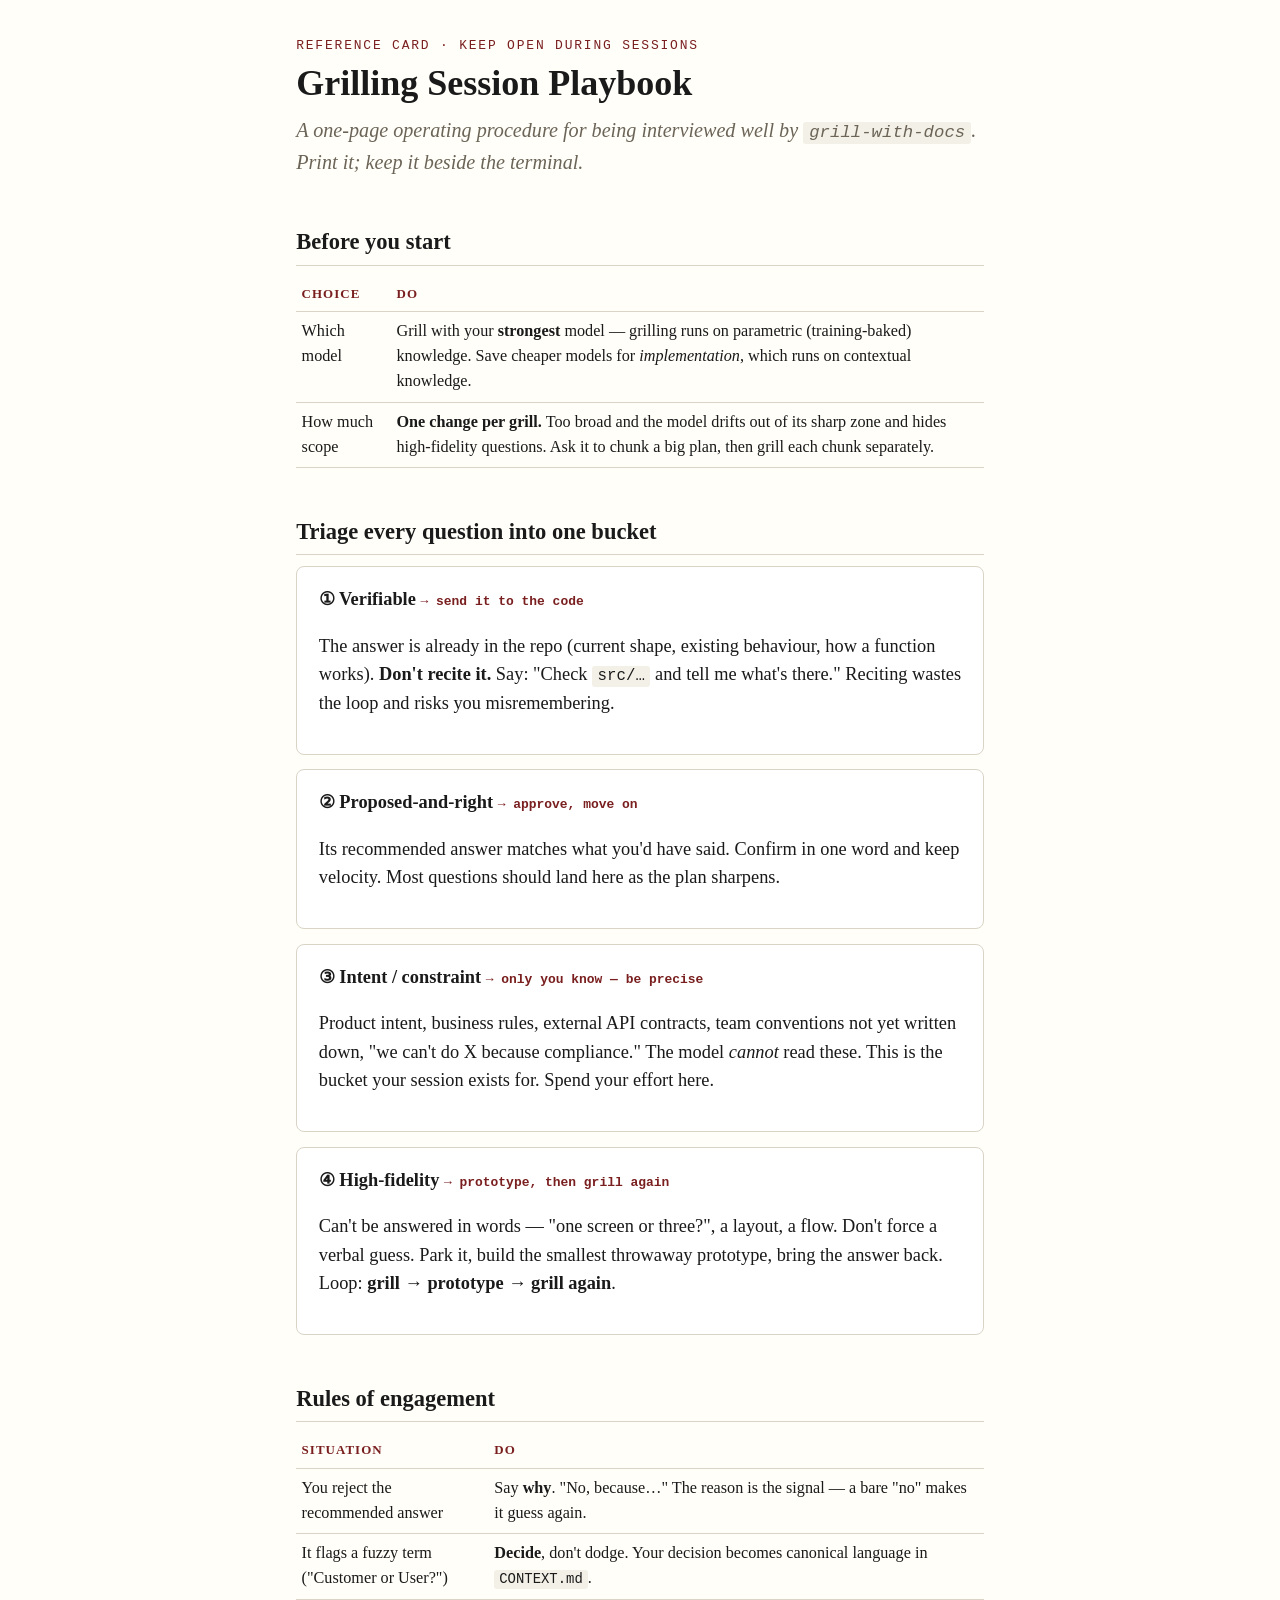
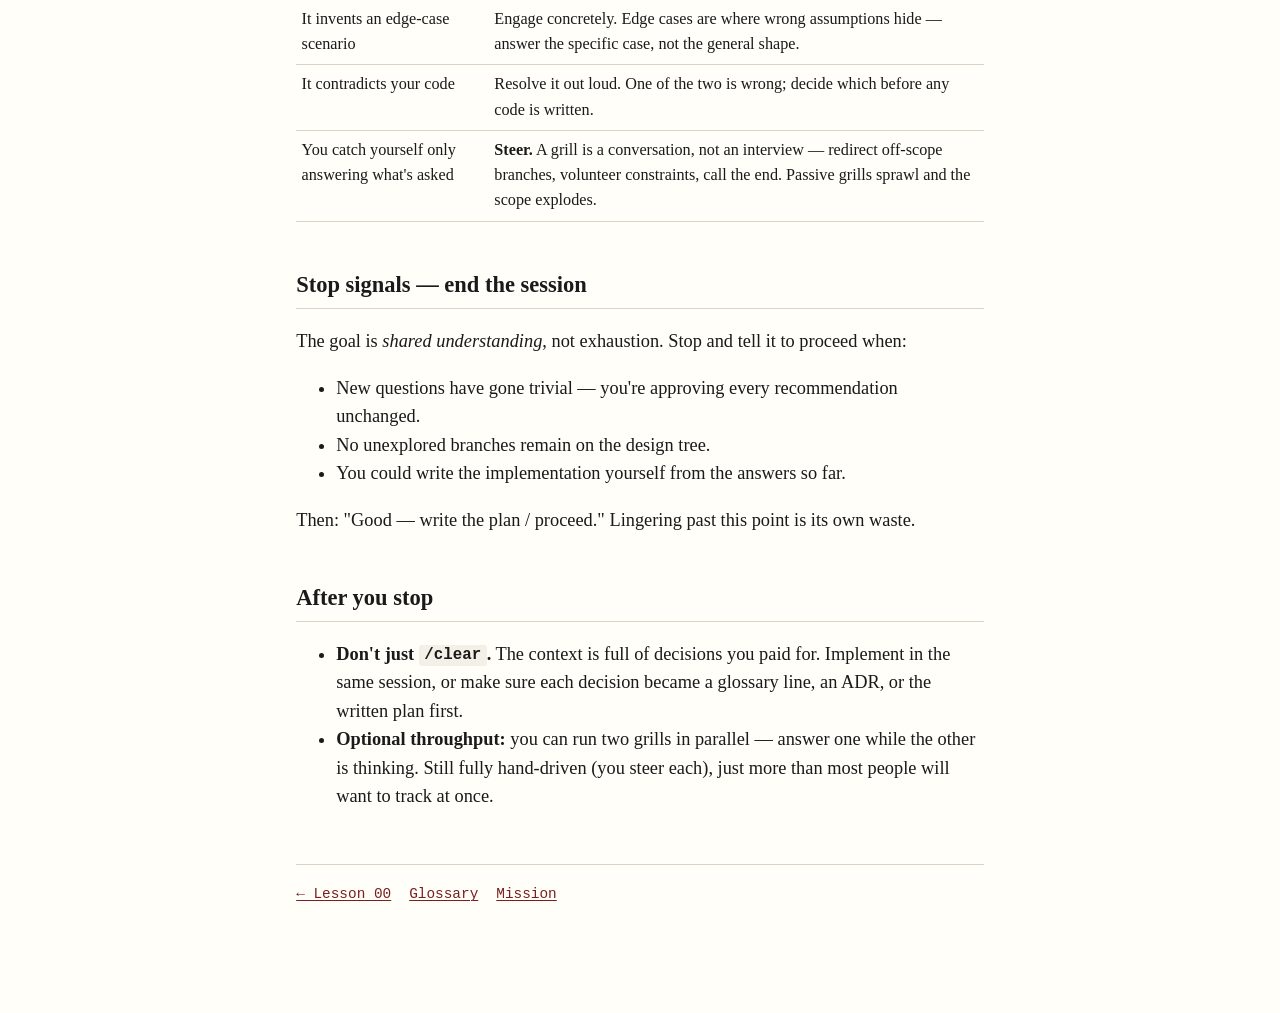
<file: reference/grilling-session-playbook.html>
<!doctype html>
<html lang="en">
<head>
<meta charset="utf-8">
<meta name="viewport" content="width=device-width, initial-scale=1">
<title>Reference · Grilling Session Playbook</title>
<link rel="stylesheet" href="../assets/lesson.css">
<style>
  /* Reference-card local tweaks: denser, print-first */
  body { padding-top: 2rem; }
  .card { border: 1px solid var(--rule); border-radius: 8px; padding: 1rem 1.2rem; margin: 1rem 0; background:#fff; break-inside: avoid; }
  .card h3 { margin-top: 0; }
  .triage { display: grid; grid-template-columns: 1fr; gap: .8rem; }
  .triage .card { margin: 0; }
  table { border-collapse: collapse; width: 100%; font-size: .9rem; }
  td, th { border-bottom: 1px solid var(--rule); padding: .4rem .3rem; text-align: left; vertical-align: top; }
  th { color: var(--accent); font-size: .72rem; text-transform: uppercase; letter-spacing: .08em; }
  .tag { font-family:"SF Mono",ui-monospace,monospace; font-size:.72rem; color:var(--accent); }
</style>
</head>
<body>

<p class="kicker">Reference Card · keep open during sessions</p>
<h1>Grilling Session Playbook</h1>
<p class="lede">A one-page operating procedure for being interviewed well by
<code>grill-with-docs</code>. Print it; keep it beside the terminal.</p>

<h2>Before you start</h2>
<table>
<tr><th>Choice</th><th>Do</th></tr>
<tr><td>Which model</td><td>Grill with your <strong>strongest</strong> model — grilling runs on parametric (training-baked) knowledge. Save cheaper models for <em>implementation</em>, which runs on contextual knowledge.</td></tr>
<tr><td>How much scope</td><td><strong>One change per grill.</strong> Too broad and the model drifts out of its sharp zone and hides high-fidelity questions. Ask it to chunk a big plan, then grill each chunk separately.</td></tr>
</table>

<h2>Triage every question into one bucket</h2>
<div class="triage">
  <div class="card">
    <h3>① Verifiable <span class="tag">→ send it to the code</span></h3>
    <p>The answer is already in the repo (current shape, existing behaviour, how a
    function works). <strong>Don't recite it.</strong> Say: "Check <code>src/…</code> and tell
    me what's there." Reciting wastes the loop and risks you misremembering.</p>
  </div>
  <div class="card">
    <h3>② Proposed-and-right <span class="tag">→ approve, move on</span></h3>
    <p>Its recommended answer matches what you'd have said. Confirm in one word and
    keep velocity. Most questions should land here as the plan sharpens.</p>
  </div>
  <div class="card">
    <h3>③ Intent / constraint <span class="tag">→ only you know — be precise</span></h3>
    <p>Product intent, business rules, external API contracts, team conventions not yet
    written down, "we can't do X because compliance." The model <em>cannot</em> read these.
    This is the bucket your session exists for. Spend your effort here.</p>
  </div>
  <div class="card">
    <h3>④ High-fidelity <span class="tag">→ prototype, then grill again</span></h3>
    <p>Can't be answered in words — "one screen or three?", a layout, a flow. Don't force a verbal
    guess. Park it, build the smallest throwaway prototype, bring the answer back. Loop:
    <strong>grill → prototype → grill again</strong>.</p>
  </div>
</div>

<h2>Rules of engagement</h2>
<table>
<tr><th>Situation</th><th>Do</th></tr>
<tr><td>You reject the recommended answer</td><td>Say <strong>why</strong>. "No, because…" The reason is the signal — a bare "no" makes it guess again.</td></tr>
<tr><td>It flags a fuzzy term ("Customer or User?")</td><td><strong>Decide</strong>, don't dodge. Your decision becomes canonical language in <code>CONTEXT.md</code>.</td></tr>
<tr><td>It invents an edge-case scenario</td><td>Engage concretely. Edge cases are where wrong assumptions hide — answer the specific case, not the general shape.</td></tr>
<tr><td>It contradicts your code</td><td>Resolve it out loud. One of the two is wrong; decide which before any code is written.</td></tr>
<tr><td>You catch yourself only answering what's asked</td><td><strong>Steer.</strong> A grill is a conversation, not an interview — redirect off-scope branches, volunteer constraints, call the end. Passive grills sprawl and the scope explodes.</td></tr>
</table>

<h2>Stop signals — end the session</h2>
<p>The goal is <em>shared understanding</em>, not exhaustion. Stop and tell it to proceed when:</p>
<ul>
<li>New questions have gone trivial — you're approving every recommendation unchanged.</li>
<li>No unexplored branches remain on the design tree.</li>
<li>You could write the implementation yourself from the answers so far.</li>
</ul>
<p>Then: "Good — write the plan / proceed." Lingering past this point is its own waste.</p>

<h2>After you stop</h2>
<ul>
<li><strong>Don't just <code>/clear</code>.</strong> The context is full of decisions you paid for.
Implement in the same session, or make sure each decision became a glossary line, an ADR, or the
written plan first.</li>
<li><strong>Optional throughput:</strong> you can run two grills in parallel — answer one while the
other is thinking. Still fully hand-driven (you steer each), just more than most people will want to
track at once.</li>
</ul>

<footer>
<div class="nav">
  <a href="../lessons/0000-install-the-skill.html">← Lesson 00</a>
  <a href="../GLOSSARY.md">Glossary</a>
  <a href="../MISSION.md">Mission</a>
</div>
</footer>
</body>
</html>
</file>
<file: assets/lesson.css>
/* Shared lesson stylesheet — Tufte-inspired. Linked by every lesson. */
:root {
  --ink: #1a1a1a;
  --paper: #fffef9;
  --rule: #d9d4c5;
  --accent: #7a1f1f;      /* deep grill-marks red */
  --accent-soft: #f4e9e9;
  --muted: #6b6457;
  --code-bg: #f3f0e7;
  --good: #2e6b3e;
  --warn: #9a6a00;
  --maxw: 41rem;
}
* { box-sizing: border-box; }
html { font-size: 18px; }
body {
  margin: 0 auto;
  max-width: var(--maxw);
  padding: 3.5rem 1.4rem 6rem;
  background: var(--paper);
  color: var(--ink);
  font-family: et-book, Palatino, "Palatino Linotype", Georgia, serif;
  line-height: 1.55;
  -webkit-font-smoothing: antialiased;
}
.kicker {
  font-family: "SF Mono", ui-monospace, Menlo, monospace;
  font-size: .72rem;
  letter-spacing: .14em;
  text-transform: uppercase;
  color: var(--accent);
  margin: 0 0 .4rem;
}
h1 { font-size: 2rem; line-height: 1.15; margin: 0 0 .6rem; font-weight: 600; }
h2 {
  font-size: 1.25rem; margin: 2.6rem 0 .6rem; font-weight: 600;
  padding-bottom: .25rem; border-bottom: 1px solid var(--rule);
}
h3 { font-size: 1.02rem; margin: 1.6rem 0 .3rem; font-weight: 600; }
.lede { font-size: 1.12rem; color: var(--muted); margin: 0 0 1.4rem; font-style: italic; }
p, li { font-size: 1.02rem; }
a { color: var(--accent); text-decoration-thickness: .5px; text-underline-offset: 2px; }
code {
  font-family: "SF Mono", ui-monospace, Menlo, monospace;
  font-size: .86em; background: var(--code-bg);
  padding: .08em .35em; border-radius: 3px;
}
pre {
  background: var(--code-bg); border: 1px solid var(--rule);
  border-radius: 6px; padding: .9rem 1rem; overflow-x: auto; font-size: .82rem;
}
pre code { background: none; padding: 0; }

blockquote {
  margin: 1.2rem 0; padding: .2rem 0 .2rem 1.1rem;
  border-left: 3px solid var(--accent); color: var(--muted); font-style: italic;
}

/* Callout boxes */
.box { border: 1px solid var(--rule); border-radius: 8px; padding: 1rem 1.2rem; margin: 1.4rem 0; background: #fff; }
.box.why  { border-left: 4px solid var(--accent); }
.box.win  { border-left: 4px solid var(--good); }
.box.warn { border-left: 4px solid var(--warn); }
.box h3 { margin-top: 0; }

/* The mission tie-in tag */
.mission-tag {
  display: inline-block; font-family: "SF Mono", ui-monospace, monospace;
  font-size: .68rem; letter-spacing: .08em; text-transform: uppercase;
  color: var(--accent); border: 1px solid var(--accent);
  border-radius: 999px; padding: .12rem .6rem; margin-bottom: 1.2rem;
}

/* Quiz widget */
.quiz { border: 1px solid var(--rule); border-radius: 8px; padding: 1rem 1.2rem; margin: 1.2rem 0; background:#fff; }
.quiz p.q { font-weight: 600; margin: 0 0 .7rem; }
.quiz button {
  display: block; width: 100%; text-align: left; margin: .4rem 0;
  padding: .55rem .8rem; border: 1px solid var(--rule); border-radius: 6px;
  background: var(--paper); font: inherit; font-size: .95rem; cursor: pointer;
  transition: background .12s, border-color .12s;
}
.quiz button:hover { border-color: var(--accent); }
.quiz button.correct { background: #e7f1e9; border-color: var(--good); }
.quiz button.wrong   { background: #f7e7e7; border-color: var(--accent); }
.quiz .feedback { margin: .6rem 0 0; font-size: .92rem; min-height: 1.2rem; color: var(--muted); }

/* Step list for real-world tasks */
ol.steps { padding-left: 1.2rem; }
ol.steps li { margin: .5rem 0; }

hr { border: none; border-top: 1px solid var(--rule); margin: 2.6rem 0; }

footer { margin-top: 3rem; padding-top: 1rem; border-top: 1px solid var(--rule); color: var(--muted); font-size: .9rem; }
.nav { display: flex; gap: 1rem; flex-wrap: wrap; font-family: "SF Mono", ui-monospace, monospace; font-size: .8rem; }

@media print {
  body { max-width: none; padding: 0; font-size: 11pt; }
  .quiz button { break-inside: avoid; }
  a { color: var(--ink); }
}
</file>
